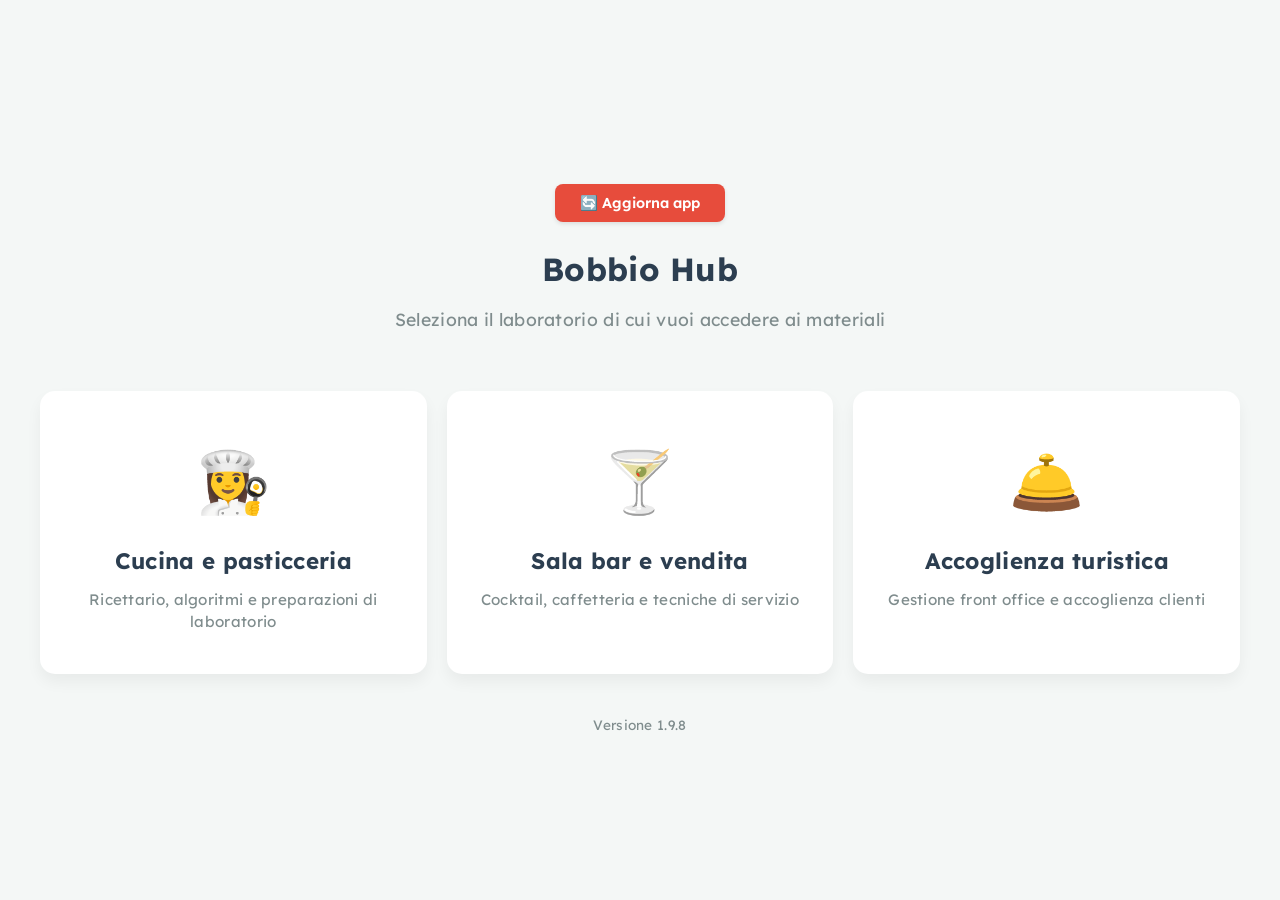
<file: index.html>
<!DOCTYPE html>
<html lang="it">
<head>
    <meta charset="UTF-8">
    <meta name="viewport" content="width=device-width, initial-scale=1.0">
    <title>Bobbio Hub</title>
    <link rel="manifest" href="manifest.json">
    <meta name="theme-color" content="#2c3e50">
    <link href="https://fonts.googleapis.com/css2?family=Lexend:wght@300;400;600&display=swap" rel="stylesheet">
    <link rel="stylesheet" href="css/style.css?v=3.1">
</head>
<body class="body-hub">
    <header class="header-hub">
        <div style="text-align: center; margin-top: 40px;">
            <button id="btn-aggiorna-app" class="tasto-app tasto-rosso" onclick="forzaAggiornamentoApp()" style="padding: 10px 25px; display: inline-block; max-width: 250px;">🔄 Aggiorna app</button>
        </div>

        <script src="js/hub.js?v=2.0"></script>

        <h1>Bobbio Hub</h1>
        <p>Seleziona il laboratorio di cui vuoi accedere ai materiali</p>
    </header>

    <main>
        <div class="griglia-hub">
            <a href="enog.html" class="card-hub card-enog">
                <div class="icona-hub">👩‍🍳</div>
                <h2>Cucina e pasticceria</h2>
                <p>Ricettario, algoritmi e preparazioni di laboratorio</p>
            </a>

            <a href="sala.html" class="card-hub card-sala">
                <div class="icona-hub">🍸</div>
                <h2>Sala bar e vendita</h2>
                <p>Cocktail, caffetteria e tecniche di servizio</p>
            </a>

            <a href="accoglienza.html" class="card-hub card-accoglienza">
                <div class="icona-hub">🛎️</div>
                <h2>Accoglienza turistica</h2>
                <p>Gestione front office e accoglienza clienti</p>
            </a>
        </div>
    </main>
    
    <div style="text-align: center; margin-top: 40px; margin-bottom: 20px; font-size: 0.85em; color: #7f8c8d; font-family: 'Lexend', sans-serif;">
        Versione 1.9.8
    </div>
</body>
</html>
</file>
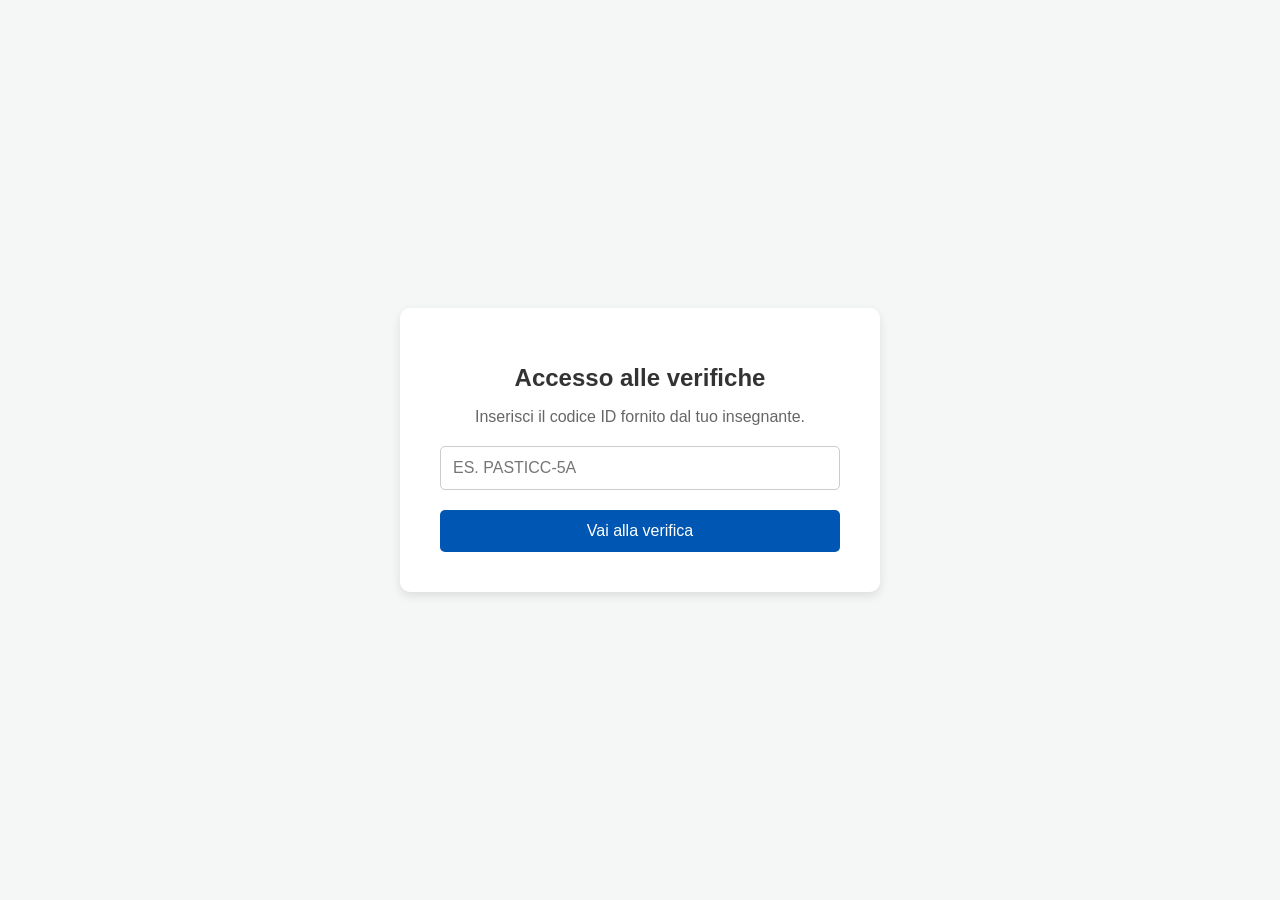
<file: portale-verifiche/index.html>
<!DOCTYPE html>
<html lang="it">
<head>
    <meta charset="UTF-8">
    <meta name="viewport" content="width=device-width, initial-scale=1.0">
    <title>Portale verifiche - Norberto Bobbio</title>
    <style>
        body {
            font-family: 'Segoe UI', Tahoma, Geneva, Verdana, sans-serif;
            background-color: #f4f7f6;
            display: flex;
            flex-direction: column;
            align-items: center;
            justify-content: center;
            height: 100vh;
            margin: 0;
        }
        .container {
            background: white;
            padding: 40px;
            border-radius: 10px;
            box-shadow: 0 4px 10px rgba(0,0,0,0.1);
            text-align: center;
            max-width: 400px;
            width: 90%;
        }
        h1 { color: #333; font-size: 24px; margin-bottom: 10px; }
        p { color: #666; margin-bottom: 20px; }
        input {
            width: 100%;
            padding: 12px;
            margin-bottom: 20px;
            border: 1px solid #ccc;
            border-radius: 5px;
            font-size: 16px;
            box-sizing: border-box;
            text-transform: uppercase;
        }
        button {
            background-color: #0056b3;
            color: white;
            border: none;
            padding: 12px 20px;
            font-size: 16px;
            border-radius: 5px;
            cursor: pointer;
            width: 100%;
            transition: background 0.3s;
        }
        button:hover { background-color: #004494; }
        #messaggioErrore {
            color: #d9534f;
            margin-top: 15px;
            font-weight: bold;
            display: none;
        }
    </style>
</head>
<body>

    <div class="container">
        <h1>Accesso alle verifiche</h1>
        <p>Inserisci il codice ID fornito dal tuo insegnante.</p>
        
        <input type="text" id="codiceVerifica" placeholder="Es. PASTICC-5A" autocomplete="off">
        <button onclick="accediAllaVerifica()">Vai alla verifica</button>
        
        <p id="messaggioErrore">Codice non valido o non trovato. Riprova.</p>
    </div>

<script>
    async function accediAllaVerifica() {
        const inputId = document.getElementById('codiceVerifica').value.trim().toUpperCase();
        const messaggioErrore = document.getElementById('messaggioErrore');
        
        if (!inputId) return;

        try {
            // Inserisci sempre qui il tuo link CSV
            const csvUrl = 'INCOLLA_QUI_IL_TUO_LINK_CSV';
            const response = await fetch(csvUrl);
            const csvText = await response.text();

            // La trappola: controlliamo se ci è arrivata una pagina HTML di blocco invece del CSV
            if (csvText.toLowerCase().includes("<html")) {
                messaggioErrore.textContent = "Errore di rete: il sistema sta bloccando il database (ricevuta pagina HTML).";
                messaggioErrore.style.display = 'block';
                return;
            }

            const righe = csvText.split('\n');
            let database = {};

            for (let i = 1; i < righe.length; i++) {
                const colonne = righe[i].split(/,|;/);
                if (colonne.length >= 4 && colonne[2] && colonne[3]) {
                    const id = colonne[2].replace(/"/g, '').trim().toUpperCase();
                    const link = colonne[3].replace(/"/g, '').trim();
                    database[id] = link;
                }
            }

            if (database[inputId]) {
                window.location.href = database[inputId];
            } else {
                messaggioErrore.textContent = "Codice non valido o non trovato. Riprova.";
                messaggioErrore.style.display = 'block';
            }
        } catch (error) {
            messaggioErrore.textContent = "Errore fatale di connessione al database.";
            messaggioErrore.style.display = 'block';
        }
    }
</script>

</body>
</html>
</file>
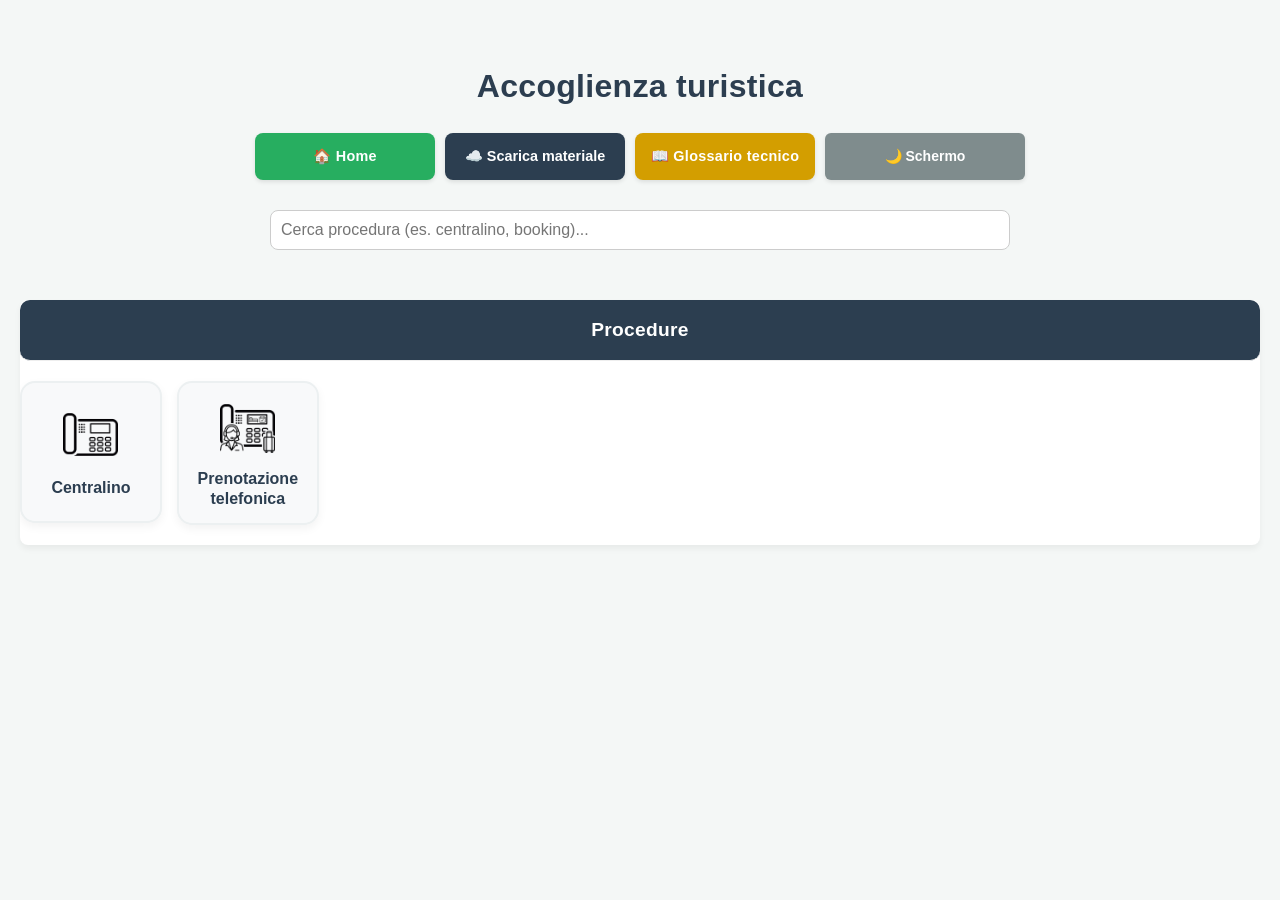
<file: accoglienza.html>
<!DOCTYPE html>
<html lang="it">
<head>
    <meta charset="UTF-8">
    <meta name="viewport" content="width=device-width, initial-scale=1.0, maximum-scale=1.0, user-scalable=no">
    <title>Laboratorio di accoglienza</title>
    <link rel="stylesheet" href="css/style.css?v=2.7">
</head>
<body class="body-accoglienza"> 
    
    <header style="text-align: center; padding: 20px 0;">
        <h1>Accoglienza turistica</h1>
        
        <div id="pannello-controllo" style="display: flex; flex-direction: column; align-items: center; gap: 15px; width: 100%; max-width: 800px; margin: 0 auto;">
            
            <div class="gruppo-tasti-app" style="display: flex; gap: 10px; justify-content: center; flex-wrap: wrap; width: 100%;">
                <a href="index.html" class="tasto-app tasto-home" style="text-decoration: none; display: flex; align-items: center; justify-content: center;">🏠 Home</a>
                
                <button id="btn-sync" class="tasto-app" onclick="window.location.reload(true)">☁️ Scarica materiale</button>
                
                <a href="glossario_accoglienza.html" class="tasto-app" style="background-color: #d39e00; color: white; text-decoration: none; display: flex; align-items: center; justify-content: center;">📖 Glossario tecnico</a>
                
                <button id="btn-wake-lock" class="tasto-app">🌙 Schermo</button>
            </div>

            <div style="width: 100%; padding: 0 15px; box-sizing: border-box;">
                <input type="text" id="campo-ricerca" placeholder="Cerca procedura (es. centralino, booking)..." style="width: 100%; box-sizing: border-box; padding: 10px; border-radius: 8px; border: 1px solid #ccc; font-size: 16px;">
            </div>

        </div>
    </header>

    <main class="contenitore-principale">
        <div id="griglia-menu">
            <p style="text-align: center;">Caricamento procedure in corso...</p>
        </div>

        <div id="vista-ricetta" style="display: none;">
            <div class="intestazione-ricetta">
                <h2 id="titolo-ricetta-corrente">Nome procedura</h2>
                <div class="comandi-ricetta">
                    <button class="tasto-app tasto-secondario" onclick="chiudiAlgoritmo()">Torna alle procedure</button>
                </div>
            </div>

            <div id="plancia-doppia">
                <div id="pannello-ingredienti">
                    <h3>Frasi chiave (Il gobbo)</h3>
                    <ul id="lista-gobbo" class="lista-stile-gobbo"></ul>
                </div>

                <div id="pannello-testo">
                    <div id="lista-procedimento"></div>
                </div>
            </div>
        </div>
    </main>

    <script src="js/accoglienza.js?v=2.7"></script>
</body>
</html>
</file>
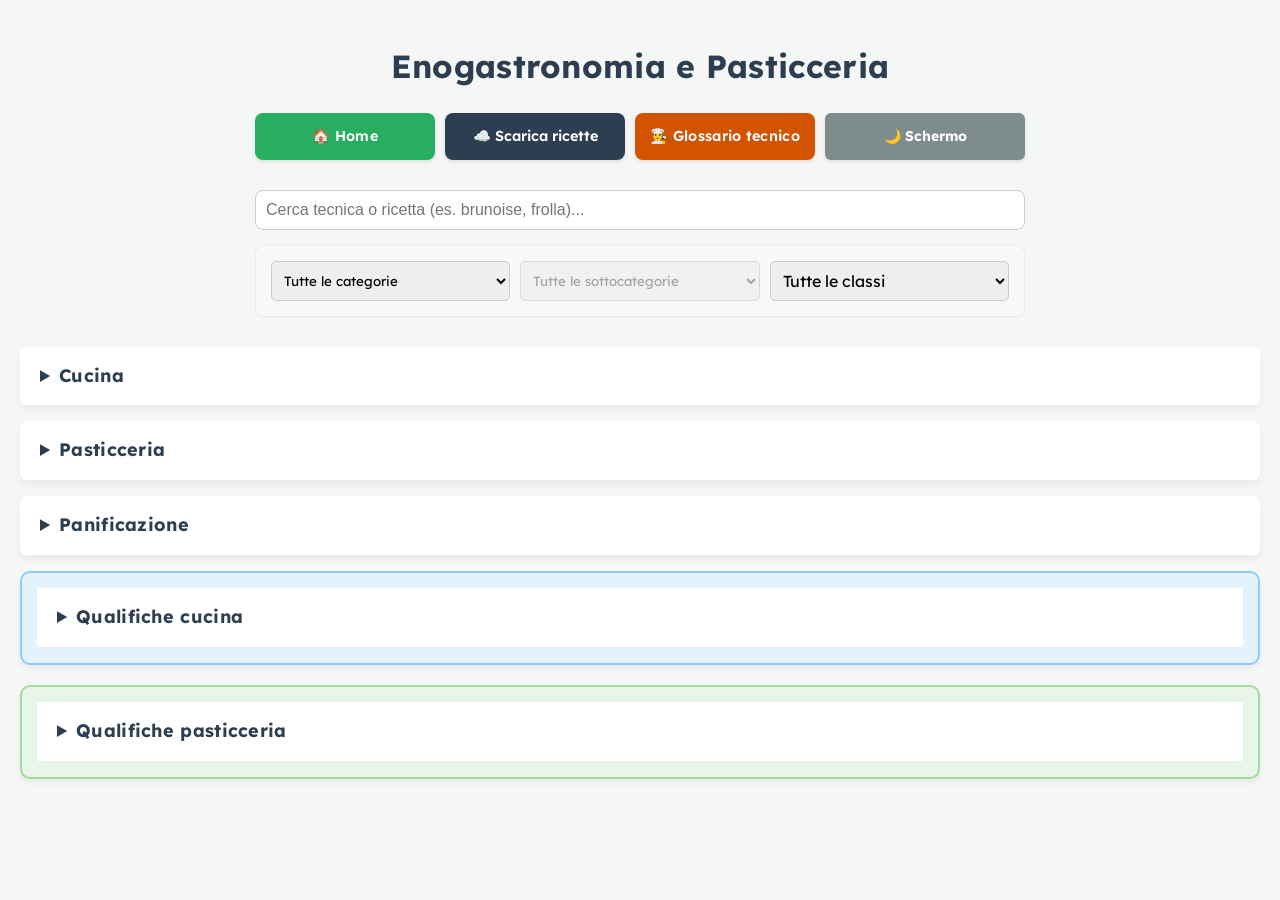
<file: enog.html>
<!DOCTYPE html>
<html lang="it">
<head>
    <meta charset="UTF-8">
    <meta name="viewport" content="width=device-width, initial-scale=1.0">
    <title>Lab Enogastronomia/Pasticceria - Bobbio Hub</title>
    <link rel="manifest" href="manifest.json">
    <meta name="theme-color" content="#2c3e50">
    <link href="https://fonts.googleapis.com/css2?family=Lexend:wght@300;400;600&display=swap" rel="stylesheet">
    <link rel="stylesheet" href="css/style.css?v=2.4">
</head>
<body>
    <header>
        <h1>Enogastronomia e Pasticceria</h1>
        
        <div id="pannello-controllo" style="display: flex; flex-direction: column; align-items: center; gap: 15px; width: 100%; max-width: 800px; margin: 0 auto;">
            
           <div class="gruppo-tasti-app">
    <a href="index.html" class="tasto-app tasto-home" style="text-decoration: none; display: flex; align-items: center; justify-content: center;">🏠 Home</a>
    
    <button id="btn-sync" class="tasto-app" onclick="sincronizzaRicetteOffline()">☁️ Scarica ricette</button>
    
    <a href="glossario_cucina.html" class="tasto-app" style="background-color: #d35400; color: white; text-decoration: none; display: flex; align-items: center; justify-content: center;">👨‍🍳 Glossario tecnico</a>
    
    <button id="btn-wake-lock" class="tasto-app">🌙 Schermo</button>
</div>

            <div style="width: 100%;">
                <input type="text" id="campo-ricerca" placeholder="Cerca tecnica o ricetta (es. brunoise, frolla)..." style="width: 100%; box-sizing: border-box; padding: 10px; border-radius: 8px; border: 1px solid #ccc;">
            </div>

            <div id="pannello-filtri" style="display: flex; flex-wrap: wrap; gap: 10px; justify-content: center; width: 100%; background: #f8f9fa; padding: 15px; border-radius: 8px; border: 1px solid #e9ecef; box-sizing: border-box;">
                
                <select id="filtro-categoria" style="flex: 1; min-width: 150px; padding: 8px; border-radius: 5px; border: 1px solid #ccc; font-family: 'Lexend', sans-serif;">
                    <option value="">Tutte le categorie</option>
                    <option value="cucina">Cucina</option>
                    <option value="pasticceria">Pasticceria</option>
                    <option value="panificazione">Panificazione</option>
                    <option value="qualifiche_cucina">Qualifiche cucina</option>
                    <option value="qualifiche_pasticceria">Qualifiche pasticceria</option>
                </select>

                <select id="filtro-sottocategoria" style="flex: 1; min-width: 150px; padding: 8px; border-radius: 5px; border: 1px solid #ccc; font-family: 'Lexend', sans-serif;" disabled>
                    <option value="">Tutte le sottocategorie</option>
                </select>

                <select id="filtro-anno" style="flex: 1; min-width: 150px; padding: 8px; border-radius: 5px; border: 1px solid #ccc; font-family: 'Lexend', sans-serif;">
                    <option value="">Tutte le classi</option>
                    <option value="1">Classe 1ª</option>
                    <option value="2">Classe 2ª</option>
                    <option value="3">Classe 3ª</option>
                    <option value="4">Classe 4ª</option>
                    <option value="5">Classe 5ª</option>
                </select>

            </div>
        </div>
    </header>

    <main>
        <section id="griglia-menu"></section>

        <section id="vista-ricetta" style="display: none;">
            <div id="testata-ricetta">
                <button id="pulsante-indietro" onclick="chiudiAlgoritmo()">Torna al lab</button>
                <h2 id="titolo-ricetta-corrente"></h2>
                <div id="pulsanti-esportazione" style="margin-bottom: 15px; display: flex; gap: 10px;">
                    <button class="btn-stampa" onclick="window.print()" style="background-color: #34495e; color: white; border: none; padding: 8px 15px; border-radius: 5px; cursor: pointer;">🖨️ Salva/Stampa in PDF</button>
                    <button class="btn-stampa" onclick="esportaWord()" style="background-color: #2980b9; color: white; border: none; padding: 8px 15px; border-radius: 5px; cursor: pointer;">📄 Scarica in Word</button>
                </div>
                <button id="pulsante-toggle-vista" onclick="cambiaVista()">Mostra algoritmo</button>
            </div>
            
            <div id="plancia-doppia">
                <div id="pannello-testo">
                    <h3>Ingredienti</h3>
                    <ul id="lista-ingredienti"></ul>
                    <h3>Procedimento</h3>
                    <div id="lista-procedimento"></div>
                </div>
                <div id="pannello-algoritmo"></div>
            </div>
        </section>
    </main>

    <script src="js/app.js?v=2.2"></script>
</body>
</html>
</file>
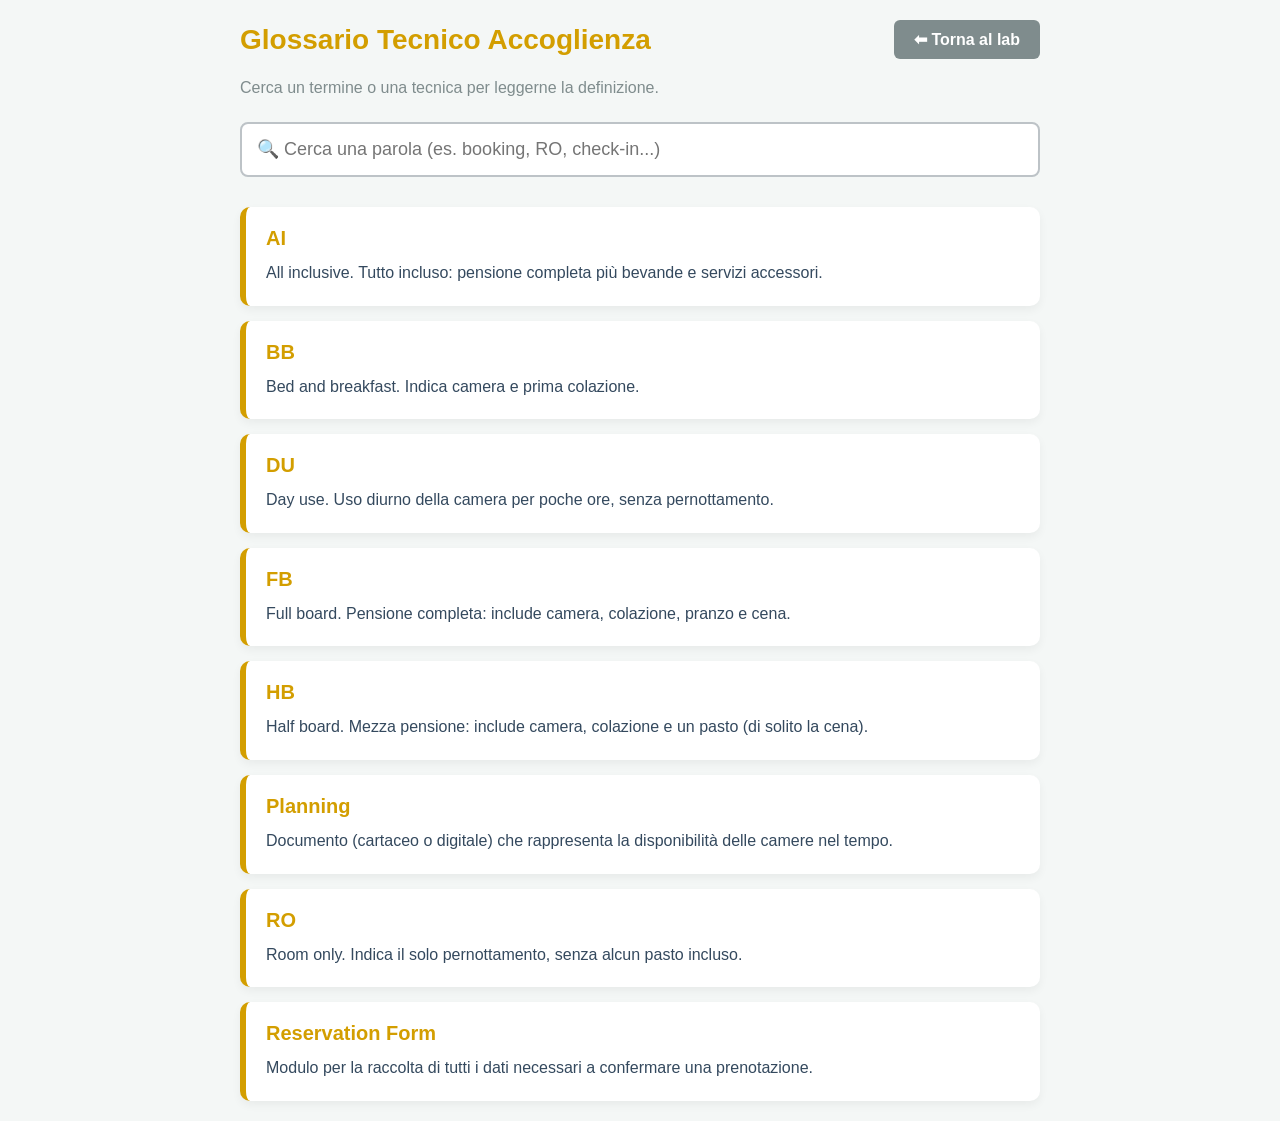
<file: glossario_accoglienza.html>
<!DOCTYPE html>
<html lang="it">
<head>
    <meta charset="UTF-8">
    <meta name="viewport" content="width=device-width, initial-scale=1.0">
    <title>Glossario Accoglienza Turistica</title>
    <style>
        body { font-family: 'Segoe UI', Tahoma, Geneva, Verdana, sans-serif; background-color: #f4f7f6; color: #2c3e50; margin: 0; padding: 20px; }
        .contenitore-glossario { max-width: 800px; margin: 0 auto; }
        .header-glossario { display: flex; align-items: center; justify-content: space-between; margin-bottom: 20px; flex-wrap: wrap; gap: 15px; }
        h1 { color: #d39e00; margin: 0; font-size: 28px; } /* Colore Oro Accoglienza */
        .btn-indietro { background-color: #7f8c8d; color: white; text-decoration: none; padding: 10px 20px; border-radius: 6px; font-weight: bold; transition: background 0.3s; }
        .btn-indietro:hover { background-color: #95a5a6; }
        .barra-ricerca { width: 100%; padding: 15px; font-size: 18px; border: 2px solid #bdc3c7; border-radius: 8px; box-sizing: border-box; margin-bottom: 30px; outline: none; transition: border-color 0.3s; }
        .barra-ricerca:focus { border-color: #d39e00; } /* Focus Oro */
        .lista-termini { display: flex; flex-direction: column; gap: 15px; }
        .scheda-termine { background-color: white; padding: 20px; border-radius: 10px; box-shadow: 0 4px 10px rgba(0,0,0,0.05); border-left: 6px solid #d39e00; } /* Bordo Oro */
        .titolo-termine { margin-top: 0; margin-bottom: 10px; color: #d39e00; text-transform: capitalize; font-size: 20px; } /* Titolo Oro */
        .testo-termine { margin: 0; line-height: 1.6; color: #34495e; font-size: 16px; }
        .messaggio-vuoto { text-align: center; color: #7f8c8d; font-style: italic; padding: 20px; display: none; }
    </style>
</head>
<body>

<div class="contenitore-glossario">
    <div class="header-glossario">
        <h1>Glossario Tecnico Accoglienza</h1>
        <a href="accoglienza.html" class="btn-indietro">⬅ Torna al lab</a>
    </div>

    <p style="color: #7f8c8d; margin-bottom: 25px;">Cerca un termine o una tecnica per leggerne la definizione.</p>

    <input type="text" id="cerca-termine" class="barra-ricerca" placeholder="🔍 Cerca una parola (es. booking, RO, check-in...)">

    <div id="lista-termini" class="lista-termini"></div>
    <div id="messaggio-vuoto" class="messaggio-vuoto">Nessun termine trovato. Prova con un'altra parola.</div>
</div>

<script>
    let dizionario = {};

    async function caricaDati() {
        try {
            // Assicurati che il percorso del file JSON corrisponda a quello che hai creato!
            const response = await fetch('data/accoglienza/glossario-accoglienza.json?v=' + new Date().getTime());
            if (!response.ok) throw new Error("File non trovato");
            dizionario = await response.json();
            stampaTermini('');
        } catch (error) {
            document.getElementById('lista-termini').innerHTML = '<p style="color:red;">Errore nel caricamento del glossario.</p>';
            console.error(error);
        }
    }

    function stampaTermini(filtroTesto) {
        const contenitore = document.getElementById('lista-termini');
        const msgVuoto = document.getElementById('messaggio-vuoto');
        contenitore.innerHTML = '';
        
        let trovati = 0;
        const query = filtroTesto.toLowerCase().trim();

        Object.keys(dizionario).sort().forEach(parola => {
            const definizione = dizionario[parola];
            if (parola.toLowerCase().includes(query) || definizione.toLowerCase().includes(query)) {
                const scheda = document.createElement('div');
                scheda.className = 'scheda-termine';
                scheda.innerHTML = `
                    <h2 class="titolo-termine">${parola}</h2>
                    <p class="testo-termine">${definizione}</p>
                `;
                contenitore.appendChild(scheda);
                trovati++;
            }
        });

        if (trovati === 0) msgVuoto.style.display = 'block';
        else msgVuoto.style.display = 'none';
    }

    document.getElementById('cerca-termine').addEventListener('input', (e) => stampaTermini(e.target.value));
    caricaDati();
</script>

</body>
</html>
</file>
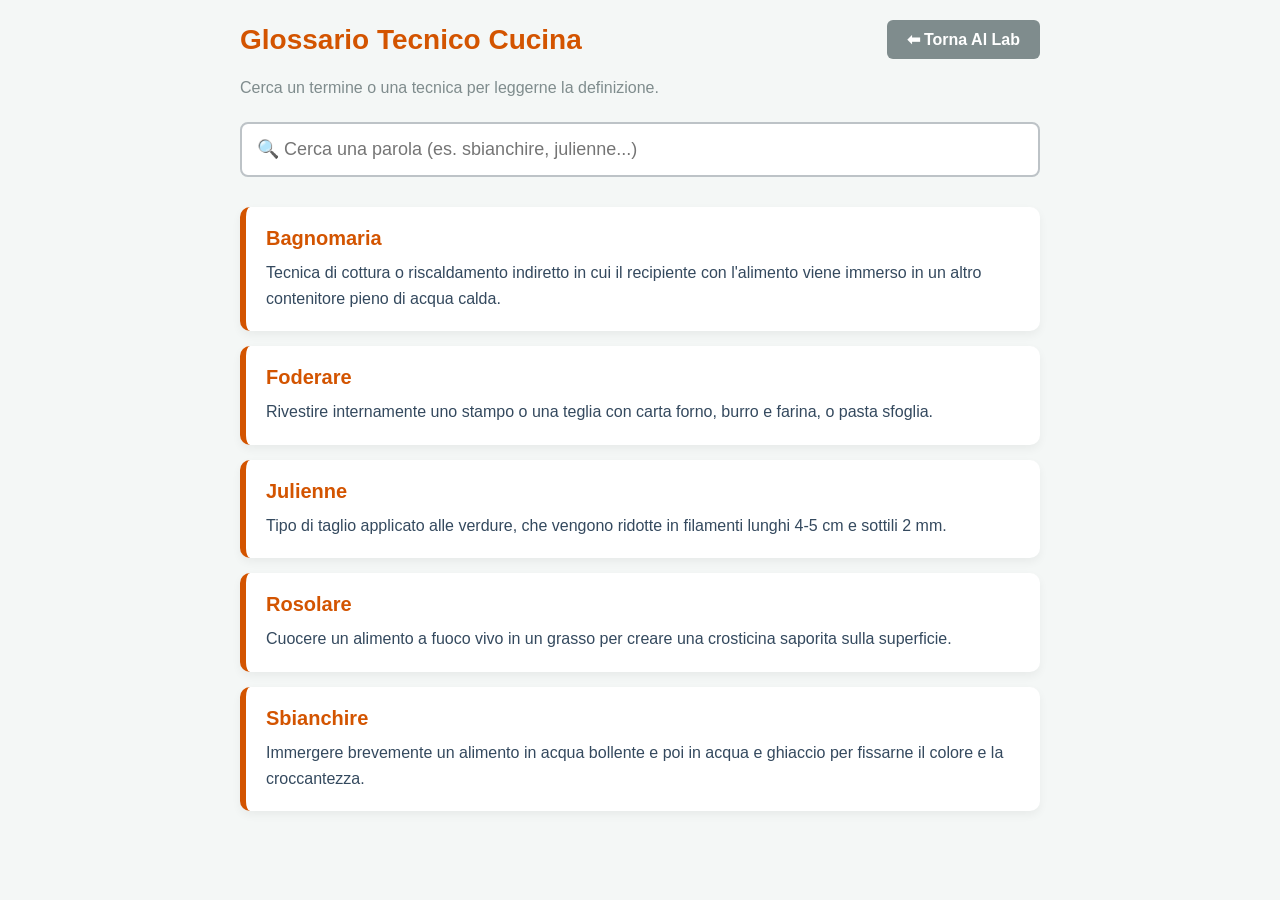
<file: glossario_cucina.html>
<!DOCTYPE html>
<html lang="it">
<head>
    <meta charset="UTF-8">
    <meta name="viewport" content="width=device-width, initial-scale=1.0">
    <title>Glossario Cucina</title>
    <style>
        body { font-family: 'Segoe UI', Tahoma, Geneva, Verdana, sans-serif; background-color: #f4f7f6; color: #2c3e50; margin: 0; padding: 20px; }
        .contenitore-glossario { max-width: 800px; margin: 0 auto; }
        .header-glossario { display: flex; align-items: center; justify-content: space-between; margin-bottom: 20px; flex-wrap: wrap; gap: 15px; }
        h1 { color: #d35400; margin: 0; font-size: 28px; }
        .btn-indietro { background-color: #7f8c8d; color: white; text-decoration: none; padding: 10px 20px; border-radius: 6px; font-weight: bold; transition: background 0.3s; }
        .btn-indietro:hover { background-color: #95a5a6; }
        .barra-ricerca { width: 100%; padding: 15px; font-size: 18px; border: 2px solid #bdc3c7; border-radius: 8px; box-sizing: border-box; margin-bottom: 30px; outline: none; transition: border-color 0.3s; }
        .barra-ricerca:focus { border-color: #d35400; }
        .lista-termini { display: flex; flex-direction: column; gap: 15px; }
        .scheda-termine { background-color: white; padding: 20px; border-radius: 10px; box-shadow: 0 4px 10px rgba(0,0,0,0.05); border-left: 6px solid #d35400; }
        .titolo-termine { margin-top: 0; margin-bottom: 10px; color: #d35400; text-transform: capitalize; font-size: 20px; }
        .testo-termine { margin: 0; line-height: 1.6; color: #34495e; font-size: 16px; }
        .messaggio-vuoto { text-align: center; color: #7f8c8d; font-style: italic; padding: 20px; display: none; }
    </style>
</head>
<body>

<div class="contenitore-glossario">
    <div class="header-glossario">
        <h1>Glossario Tecnico Cucina</h1>
        <a href="enog.html" class="btn-indietro">⬅ Torna Al Lab</a>
    </div>

    <p style="color: #7f8c8d; margin-bottom: 25px;">Cerca un termine o una tecnica per leggerne la definizione.</p>

    <input type="text" id="cerca-termine" class="barra-ricerca" placeholder="🔍 Cerca una parola (es. sbianchire, julienne...)">

    <div id="lista-termini" class="lista-termini"></div>
    <div id="messaggio-vuoto" class="messaggio-vuoto">Nessun termine trovato. Prova con un'altra parola.</div>
</div>

<script>
    let dizionario = {};

    async function caricaDati() {
        try {
            const response = await fetch('data/ricette/glossario_cucina.json?v=' + new Date().getTime());
            if (!response.ok) throw new Error("File non trovato");
            dizionario = await response.json();
            stampaTermini('');
        } catch (error) {
            document.getElementById('lista-termini').innerHTML = '<p style="color:red;">Errore nel caricamento del glossario.</p>';
            console.error(error);
        }
    }

    function stampaTermini(filtroTesto) {
        const contenitore = document.getElementById('lista-termini');
        const msgVuoto = document.getElementById('messaggio-vuoto');
        contenitore.innerHTML = '';
        
        let trovati = 0;
        const query = filtroTesto.toLowerCase().trim();

        Object.keys(dizionario).sort().forEach(parola => {
            const definizione = dizionario[parola];
            if (parola.toLowerCase().includes(query) || definizione.toLowerCase().includes(query)) {
                const scheda = document.createElement('div');
                scheda.className = 'scheda-termine';
                scheda.innerHTML = `
                    <h2 class="titolo-termine">${parola}</h2>
                    <p class="testo-termine">${definizione}</p>
                `;
                contenitore.appendChild(scheda);
                trovati++;
            }
        });

        if (trovati === 0) msgVuoto.style.display = 'block';
        else msgVuoto.style.display = 'none';
    }

    document.getElementById('cerca-termine').addEventListener('input', (e) => stampaTermini(e.target.value));
    caricaDati();
</script>

</body>
</html>
</file>
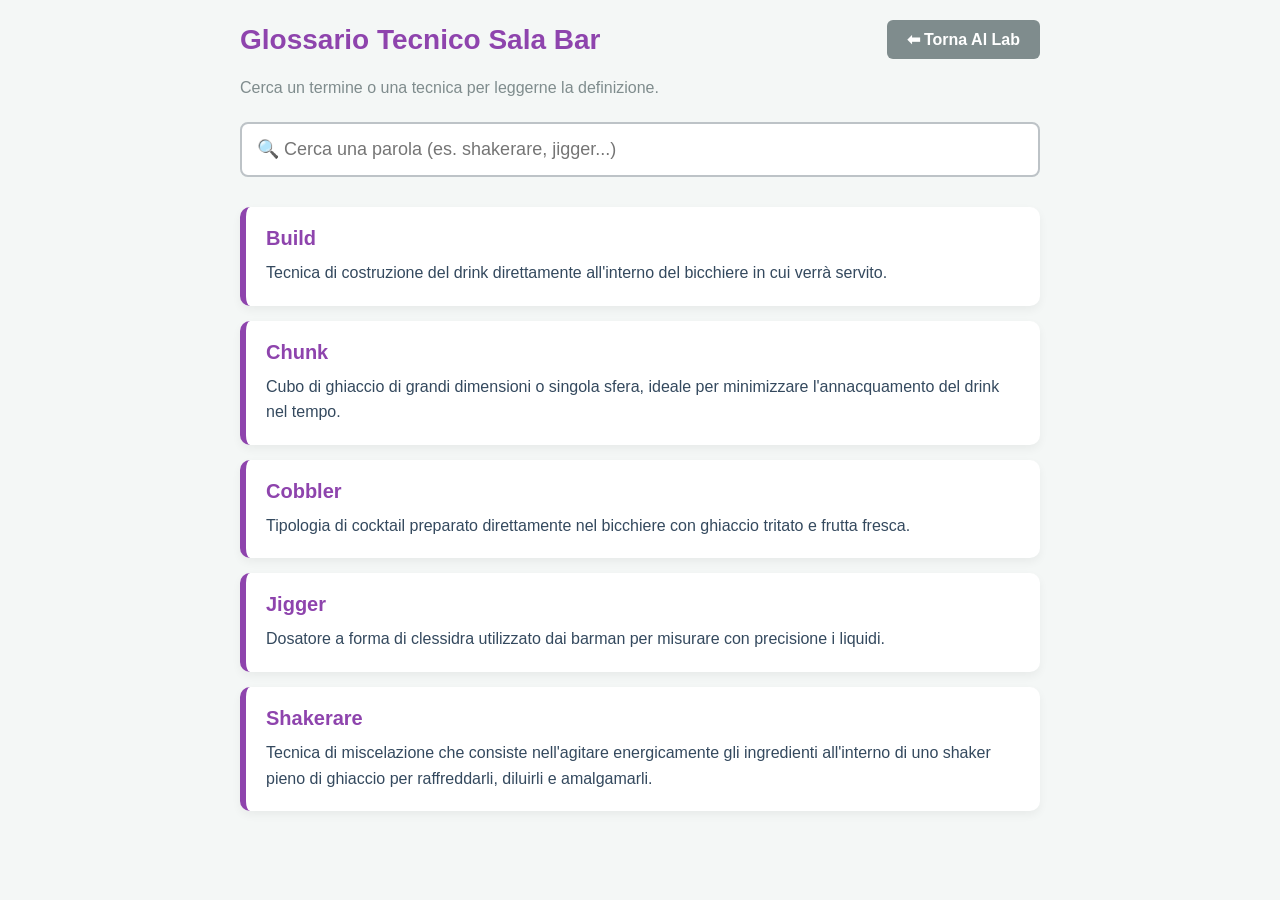
<file: glossario_sala.html>
<!DOCTYPE html>
<html lang="it">
<head>
    <meta charset="UTF-8">
    <meta name="viewport" content="width=device-width, initial-scale=1.0">
    <title>Glossario Sala Bar</title>
    <style>
        body {
            font-family: 'Segoe UI', Tahoma, Geneva, Verdana, sans-serif;
            background-color: #f4f7f6;
            color: #2c3e50;
            margin: 0;
            padding: 20px;
        }
        .contenitore-glossario {
            max-width: 800px;
            margin: 0 auto;
        }
        .header-glossario {
            display: flex;
            align-items: center;
            justify-content: space-between;
            margin-bottom: 20px;
            flex-wrap: wrap;
            gap: 15px;
        }
        h1 {
            color: #8e44ad;
            margin: 0;
            font-size: 28px;
        }
        .btn-indietro {
            background-color: #7f8c8d;
            color: white;
            text-decoration: none;
            padding: 10px 20px;
            border-radius: 6px;
            font-weight: bold;
            transition: background 0.3s;
        }
        .btn-indietro:hover {
            background-color: #95a5a6;
        }
        
        /* Barra di ricerca */
        .barra-ricerca {
            width: 100%;
            padding: 15px;
            font-size: 18px;
            border: 2px solid #bdc3c7;
            border-radius: 8px;
            box-sizing: border-box;
            margin-bottom: 30px;
            outline: none;
            transition: border-color 0.3s;
        }
        .barra-ricerca:focus {
            border-color: #8e44ad;
        }

        /* Stile delle schede */
        .lista-termini {
            display: flex;
            flex-direction: column;
            gap: 15px;
        }
        .scheda-termine {
            background-color: white;
            padding: 20px;
            border-radius: 10px;
            box-shadow: 0 4px 10px rgba(0,0,0,0.05);
            border-left: 6px solid #8e44ad;
        }
        .titolo-termine {
            margin-top: 0;
            margin-bottom: 10px;
            color: #8e44ad;
            text-transform: capitalize;
            font-size: 20px;
        }
        .testo-termine {
            margin: 0;
            line-height: 1.6;
            color: #34495e;
            font-size: 16px;
        }
        .messaggio-vuoto {
            text-align: center;
            color: #7f8c8d;
            font-style: italic;
            padding: 20px;
            display: none;
        }
    </style>
</head>
<body>

<div class="contenitore-glossario">
    <div class="header-glossario">
        <h1>Glossario Tecnico Sala Bar</h1>
        <a href="sala.html" class="btn-indietro">⬅ Torna Al Lab</a>
    </div>

    <p style="color: #7f8c8d; margin-bottom: 25px;">Cerca un termine o una tecnica per leggerne la definizione.</p>

    <input type="text" id="cerca-termine" class="barra-ricerca" placeholder="🔍 Cerca una parola (es. shakerare, jigger...)">

    <div id="lista-termini" class="lista-termini">
        </div>
    <div id="messaggio-vuoto" class="messaggio-vuoto">
        Nessun termine trovato. Prova con un'altra parola.
    </div>
</div>

<script>
    let dizionario = {};

    // 1. Scarica i dati dal file JSON
    async function caricaDati() {
        try {
            // Aggiungiamo un parametro v per evitare problemi di cache sul cellulare
            const response = await fetch('data/sala/glossario_sala.json?v=' + new Date().getTime());
            if (!response.ok) throw new Error("File non trovato");
            dizionario = await response.json();
            stampaTermini(''); // Stampa tutto all'inizio
        } catch (error) {
            document.getElementById('lista-termini').innerHTML = '<p style="color:red;">Errore nel caricamento del glossario.</p>';
            console.error(error);
        }
    }

    // 2. Genera le schede HTML
    function stampaTermini(filtroTesto) {
        const contenitore = document.getElementById('lista-termini');
        const msgVuoto = document.getElementById('messaggio-vuoto');
        contenitore.innerHTML = '';
        
        let trovati = 0;
        const query = filtroTesto.toLowerCase().trim();

        // Estrae le parole, le mette in ordine alfabetico e crea le schede
        Object.keys(dizionario).sort().forEach(parola => {
            const definizione = dizionario[parola];
            
            // Filtro di ricerca (cerca sia nel titolo che nella definizione)
            if (parola.toLowerCase().includes(query) || definizione.toLowerCase().includes(query)) {
                
                const scheda = document.createElement('div');
                scheda.className = 'scheda-termine';
                scheda.innerHTML = `
                    <h2 class="titolo-termine">${parola}</h2>
                    <p class="testo-termine">${definizione}</p>
                `;
                contenitore.appendChild(scheda);
                trovati++;
            }
        });

        // Mostra o nasconde il messaggio "Nessun termine trovato"
        if (trovati === 0) {
            msgVuoto.style.display = 'block';
        } else {
            msgVuoto.style.display = 'none';
        }
    }

    // 3. Ascolta la barra di ricerca
    document.getElementById('cerca-termine').addEventListener('input', (e) => {
        stampaTermini(e.target.value);
    });

    // Avvia tutto all'apertura
    caricaDati();
</script>

</body>
</html>
</file>
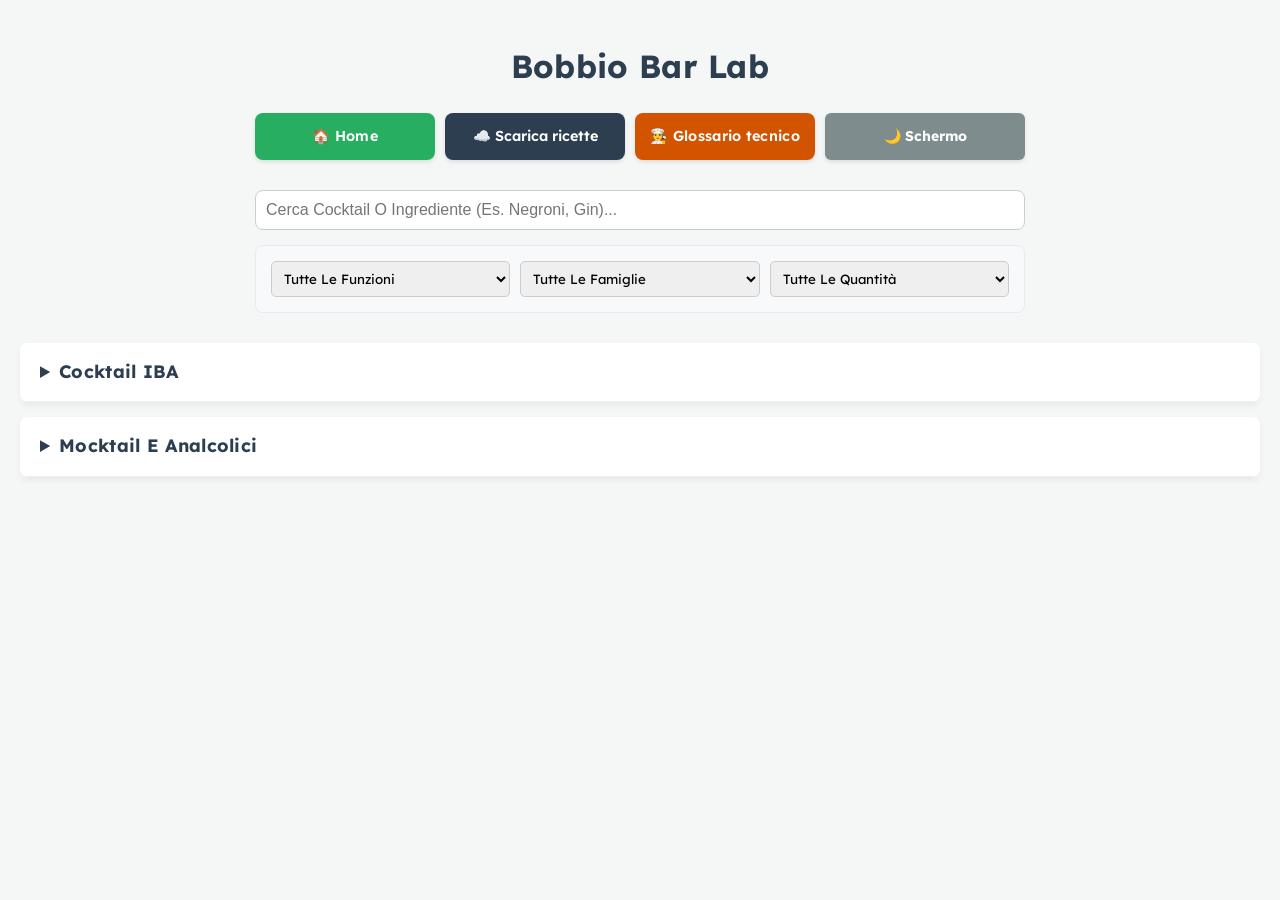
<file: sala.html>
<!DOCTYPE html>
<html lang="it">
<head>
    <meta charset="UTF-8">
    <meta name="viewport" content="width=device-width, initial-scale=1.0">
    <title>Lab Sala E Vendita - Bobbio Hub</title>
    <link rel="manifest" href="manifest.json">
    <meta name="theme-color" content="#2c3e50">
    <link href="https://fonts.googleapis.com/css2?family=Lexend:wght@300;400;600&display=swap" rel="stylesheet">
    <link rel="stylesheet" href="css/style.css?v=2.1">
</head>
<body>
    <header>
        <h1>Bobbio Bar Lab</h1>
        
        <div id="pannello-controllo" style="display: flex; flex-direction: column; align-items: center; gap: 15px; width: 100%; max-width: 800px; margin: 0 auto;">
            
            <div class="gruppo-tasti-app">
    <a href="index.html" class="tasto-app tasto-home" style="text-decoration: none; display: flex; align-items: center; justify-content: center;">🏠 Home</a>
    
    <button id="btn-sync" class="tasto-app" onclick="sincronizzaRicetteOffline()">☁️ Scarica ricette</button>
    
    <a href="glossario_sala.html" class="tasto-app" style="background-color: #d35400; color: white; text-decoration: none; display: flex; align-items: center; justify-content: center;">👨‍🍳 Glossario tecnico</a>
    
    <button id="btn-wake-lock" class="tasto-app">🌙 Schermo</button>
</div>

            <div style="width: 100%;">
                <input type="text" id="campo-ricerca" placeholder="Cerca Cocktail O Ingrediente (Es. Negroni, Gin)..." style="width: 100%; box-sizing: border-box; padding: 10px; border-radius: 8px; border: 1px solid #ccc;">
            </div>

            <div id="pannello-filtri" style="display: flex; flex-wrap: wrap; gap: 10px; justify-content: center; width: 100%; background: #f8f9fa; padding: 15px; border-radius: 8px; border: 1px solid #e9ecef; box-sizing: border-box;">
                
                <select id="filtro-funzione" style="flex: 1; min-width: 150px; padding: 8px; border-radius: 5px; border: 1px solid #ccc; font-family: 'Lexend', sans-serif;">
                    <option value="">Tutte Le Funzioni</option>
                    <option value="pre-dinner">Pre-Dinner (Aperitivi)</option>
                    <option value="after-dinner">After-Dinner</option>
                    <option value="all-day">All Day (All Time)</option>
                    <option value="dissetanti">Long Drink (Dissetanti)</option>
                </select>

                <select id="filtro-famiglia" style="flex: 1; min-width: 150px; padding: 8px; border-radius: 5px; border: 1px solid #ccc; font-family: 'Lexend', sans-serif;">
                    <option value="">Tutte Le Famiglie</option>
                <option value="ancestral">Ancestral (Old fashioned)</option>
                <option value="duo-trio">Duo / Trio</option>
                <option value="sour">Sour</option>
                <option value="highball-collins">Highball / Collins</option>
                <option value="sparkling">Sparkling (Flûte)</option>
                <option value="pestati">Pestati (Muddled)</option>
                <option value="tiki-tropical">Tiki / Tropical</option>
                <option value="cream">Cream / Dessert</option>
                <option value="frozen">Frozen</option>
                <option value="fizz">Fizz</option>
                </select>

                <select id="filtro-quantita" style="flex: 1; min-width: 150px; padding: 8px; border-radius: 5px; border: 1px solid #ccc; font-family: 'Lexend', sans-serif;">
                    <option value="">Tutte Le Quantità</option>
                    <option value="short">Short Drink (6-9 Cl)</option>
                    <option value="medium">Medium Drink (10-12 Cl)</option>
                    <option value="long">Long Drink (Oltre 12 Cl)</option>
                </select>

            </div>
        </div>
    </header>

    <main>
        <section id="griglia-menu"></section>

        <section id="vista-ricetta" style="display: none;">
            <div id="testata-ricetta">
                <button id="pulsante-indietro" onclick="chiudiAlgoritmo()">Torna al Lab</button>
                <h2 id="titolo-ricetta-corrente"></h2>
                <div id="pulsanti-esportazione" style="margin-bottom: 15px; display: flex; gap: 10px;">
                    <button class="btn-stampa" onclick="window.print()" style="background-color: #34495e; color: white; border: none; padding: 8px 15px; border-radius: 5px; cursor: pointer;">🖨️ Salva/Stampa In PDF</button>
                    <button class="btn-stampa" onclick="esportaWord()" style="background-color: #2980b9; color: white; border: none; padding: 8px 15px; border-radius: 5px; cursor: pointer;">📄 Scarica In Word</button>
                </div>
                <button id="pulsante-toggle-vista" onclick="cambiaVista()">Mostra Algoritmo</button>
            </div>
            
            <div id="plancia-doppia">
                <div id="pannello-testo">
                    <h3>Ingredienti</h3>
                    <ul id="lista-ingredienti"></ul>
                    <h3>Procedimento</h3>
                    <div id="lista-procedimento"></div>
                </div>
                <div id="pannello-algoritmo"></div>
            </div>
        </section>
    </main>

    <script src="js/sala.js"></script>
</body>
</html>
</file>
<file: css/style.css>
/* Stili di base e reset con font accessibile */
* {
    box-sizing: border-box; /* Regola d'oro: impedisce agli elementi di sbordare */
}

body {
    font-family: 'Lexend', Verdana, sans-serif;
    background-color: #f4f7f6;
    color: #2c3e50;
    margin: 0;
    padding: 20px;
    line-height: 1.6;
    letter-spacing: 0.3px; 
}

header {
    margin-bottom: 30px;
    text-align: center;
}

h1 {
    color: #2c3e50;
    margin-bottom: 20px;
}

/* Pannello di ricerca e filtri */
#pannello-controllo {
    display: flex;
    justify-content: center;
    flex-wrap: wrap; /* Permette agli elementi di andare a capo se non c'è spazio */
    gap: 15px;
    max-width: 600px;
    margin: 0 auto;
    width: 100%;
    padding: 0 15px; /* Evita che la barra di ricerca tocchi i bordi del display */
}

#campo-ricerca, #filtro-anno {
    padding: 10px 15px;
    border: 1px solid #ccc;
    border-radius: 6px;
    font-size: 16px;
}

#campo-ricerca {
    flex-grow: 1;
}

/* Regola per gli schermi degli smartphone (Sotto I 600px) */
@media (max-width: 600px) {
    #pannello-controllo {
        flex-direction: column; /* Impila ricerca, menu e bottone in verticale */
        align-items: stretch;
    }

    #campo-ricerca, #filtro-anno, #btn-wake-lock {
        width: 100%; /* Ogni elemento prende tutta la riga a disposizione */
        margin: 0;
    }
}

/* Stile per i menu a tendina delle categorie */
.blocco-categoria {
    background: white;
    margin-bottom: 15px;
    border-radius: 8px;
    box-shadow: 0 4px 6px rgba(0,0,0,0.05);
    overflow: hidden;
}

summary {
    padding: 15px 20px;
    font-size: 18px;
    font-weight: bold;
    background-color: #ffffff;
    cursor: pointer;
    border-bottom: 1px solid #eee;
    transition: background-color 0.2s;
    list-style-position: inside;
}

summary:hover {
    background-color: #f9fafc;
}

/* Griglia dei pulsanti delle ricette */
.lista-ricette {
    display: grid;
    grid-template-columns: repeat(auto-fill, minmax(200px, 1fr));
    gap: 15px;
    padding: 20px;
    background-color: #fafbfc;
}

.btn-ricetta {
    background-color: #ffffff;
    border: 1px solid #dcdde1;
    padding: 15px;
    border-radius: 6px;
    font-size: 16px;
    cursor: pointer;
    box-shadow: 0 2px 4px rgba(0,0,0,0.02);
    transition: all 0.2s ease;
    color: #2f3640;
}

.btn-ricetta:hover {
    background-color: #3498db;
    color: white;
    border-color: #3498db;
    transform: translateY(-2px);
    box-shadow: 0 4px 8px rgba(52, 152, 219, 0.2);
}

/* Sottocategorie Annidate */
.blocco-sottocategoria {
    margin: 10px 20px;
    border-left: 3px solid #3498db;
    background-color: #fdfdfd;
    border-radius: 4px;
}

.blocco-sottocategoria summary {
    font-size: 16px;
    color: #555;
    background-color: transparent;
    border-bottom: none;
    padding: 10px 15px;
}

.blocco-sottocategoria summary:hover {
    color: #3498db;
}

/* Struttura della testata della ricetta (MODIFICATA: Titolo in alto, tasti sotto) */
#testata-ricetta {
    display: flex;
    flex-direction: column; /* Impila gli elementi in verticale */
    align-items: center;    /* Centra tutto */
    text-align: center;
    gap: 15px;
    margin-bottom: 20px;
    padding-bottom: 15px;
    border-bottom: 2px solid #e1e8ed;
    width: 100%;
}

#pulsante-indietro {
    background-color: #8e44ad; /* Viola tema sala. (Se vuoi il grigio usa: #7f8c8d) */
    color: white;
    border: none;
    padding: 10px 20px;
    border-radius: 6px;
    font-size: 16px;
    cursor: pointer;
    font-weight: bold;
    transition: background-color 0.2s;
}

#pulsante-indietro:hover {
    background-color: #732d91; /* Viola scuro al passaggio del mouse. (Se vuoi il grigio usa: #95a5a6) */
}

/* La plancia divisa a metà */
#plancia-doppia {
    display: grid;
    grid-template-columns: 1fr 1fr;
    gap: 30px;
    align-items: start;
}

/* Stile dei due pannelli */
#pannello-testo, #pannello-algoritmo {
    background-color: white;
    padding: 25px;
    border-radius: 10px;
    box-shadow: 0 4px 15px rgba(0,0,0,0.05);
    max-height: 75vh; 
    overflow-y: auto;
}

/* Stile per la lista degli ingredienti */
#lista-ingredienti {
    list-style-type: disc;
    padding-left: 20px;
    margin-bottom: 30px;
}

#lista-ingredienti li {
    margin-bottom: 8px;
    font-size: 16px;
}

/* Rimodelliamo la riga del procedimento in modalità normale (MODIFICATA PER CHECKBOX) */
.step-ricetta {
    display: flex; 
    align-items: center; /* Allinea perfettamente al centro numero, checkbox e testo */
    gap: 10px;
    padding: 12px;
    margin-bottom: 10px;
    border-left: 4px solid #bdc3c7;
    background-color: #f9fbfc;
    border-radius: 0 6px 6px 0;
    position: relative;
    width: 100%;
}

/* --- NUOVE CLASSI PER IL CHECKBOX --- */
.contenitore-check {
    width: 20px;
    display: flex;
    justify-content: center;
    align-items: center;
    flex-shrink: 0;
}

.checkbox-stato-step {
    margin: 0;
    width: 18px;
    height: 18px;
    cursor: pointer;
}

/* Il badge circolare del numero */
.numero-step {
    background-color: #2c3e50;
    color: white;
    min-width: 35px;
    height: 35px;
    display: flex;
    align-items: center;
    justify-content: center;
    border-radius: 50%;
    font-weight: bold;
    flex-shrink: 0;
    cursor: pointer;
}

.testo-step {
    padding-top: 0; /* Rimossa spaziatura extra, ora è allineato al centro dal flexbox */
}

/* Hover base su riga normale */
.step-ricetta.evidenziato, .step-ricetta:hover {
    border-left-color: #f39c12;
    background-color: #fff8e1;
    transform: translateX(5px);
    transition: all 0.3s ease;
}

/* Regola per gli schermi piccoli (smartphone degli alunni a casa) */
@media (max-width: 900px) {
    #plancia-doppia {
        grid-template-columns: 1fr; 
    }
    #pannello-testo, #pannello-algoritmo {
        max-height: none; 
    }
}

/* Nodi visivi più morbidi e moderni */
.nodo-visivo {
    background-color: #ffffff;
    border: 2px solid #e1e8ed;
    border-radius: 12px;
    padding: 15px;
    margin-bottom: 20px;
    text-align: center;
    font-weight: 600;
    color: #34495e;
    transition: all 0.2s ease;
    cursor: pointer;
    position: relative;
    width: 60%;
    margin-left: auto;
    margin-right: auto;
    box-shadow: 0 4px 8px rgba(0,0,0,0.03);
}

/* La linea che collega un nodo all'altro (tranne l'ultimo) */
.nodo-visivo:not(:last-child)::after {
    content: '';
    position: absolute;
    bottom: -22px;
    left: 50%;
    transform: translateX(-50%);
    width: 2px;
    height: 20px;
    background-color: #bdc3c7;
}

/* L'effetto quando il nodo si accende */
.nodo-attivo {
    background-color: #3498db;
    border-color: #2980b9;
    color: white;
    transform: scale(1.05);
    box-shadow: 0 5px 15px rgba(52, 152, 219, 0.4);
}

/* Contenitore dell'icona per centrarla perfettamente */
.icona-principale {
    display: flex;
    justify-content: center;
    align-items: center;
    margin-bottom: 12px;
}

.icona-principale img {
    width: 48px;
    height: 48px;
    object-fit: contain;
}

/* Badge dei parametri */
.pannello-parametri {
    display: flex;
    justify-content: center;
    gap: 10px;
    margin-top: 12px;
    flex-wrap: wrap; /* Manda a capo se stretto */
}

.badge-parametro {
    font-size: 13px;
    padding: 4px 8px;
    border-radius: 6px;
    font-weight: 600;
    display: inline-flex;
    align-items: center;
    box-shadow: 0 2px 4px rgba(0,0,0,0.05);
    white-space: nowrap;
}

.badge-temp {
    background-color: #ffeaa7;
    color: #d35400;
    border: 1px solid #fdcb6e;
}

.badge-tempo {
    background-color: #81ecec;
    color: #00b894;
    border: 1px solid #00cec9;
}

.badge-dim {
    background-color: #f1f2f6;
    color: #2f3542;
    border: 1px solid #ced4da;
}

/* Badge per la velocità di impastamento */
.badge-vel {
    background-color: #e8daef;
    color: #8e44ad;
    border: 1px solid #d2b4de;
}

/* --- BIVI E RAMIFICAZIONI --- */

/* Contenitore per i bivi affiancati a destra */
.contenitore-bivio-visivo {
    display: flex;
    justify-content: center;
    gap: 10px; /* Ridotto leggermente per recuperare spazio prezioso */
    margin-bottom: 20px;
    width: 100%; /* Sfruttiamo tutta la larghezza della colonna */
}

/* Restringe i nodi del ramo per farli stare sulla stessa riga */
.nodo-ramo {
    flex: 1; /* Forza i rami a dividersi lo spazio esattamente a metà */
    min-width: 0; /* TRUCCO FONDAMENTALE: Impedisce al nodo di allargarsi oltre il genitore, forzando il testo a capo */
    margin-bottom: 0;
    border-style: dashed;
    padding: 10px 5px; /* Imbottitura più snella */
    font-size: 14px; /* Riduciamo leggermente il font per i bivi */
}

/* Salvagente per gli schermi degli smartphone (sotto i 450px) */
@media (max-width: 450px) {
    .contenitore-bivio-visivo {
        flex-direction: column; /* Quando non c'è più spazio, li impila in verticale */
        align-items: center;
    }
    
    .nodo-ramo {
        width: 90%; /* Occupa quasi tutta la larghezza da impilato */
        margin-bottom: 15px; /* Crea spazio tra un bivio e l'altro */
    }
    
    .nodo-ramo:last-child {
        margin-bottom: 0;
    }
}

.nodo-ramo {
    width: 100%;
    margin-bottom: 0;
    border-style: dashed;
}

/* Stile per il testo del bivio a sinistra */
.blocco-bivio-testo {
    margin-left: 6px; /* <-- PRIMA ERA 15px. Abbassando questo, la linea va a sinistra */
    border-left: 2px dashed #bdc3c7;
    padding-left: 12px; /* Spazio interno tra la linea tratteggiata e la casella di spunta */
}

#pulsante-toggle-vista {
    background-color: #f39c12;
    color: white;
    border: none;
    padding: 10px 20px;
    border-radius: 6px;
    font-size: 16px;
    cursor: pointer;
    font-weight: bold;
    margin-right: auto; /* PRIMA ERA margin-left: auto. Così lo spinge tutto a sinistra! */
}


/* --- REGOLE PER LA MODALITÀ ALGORITMO --- */

#pannello-algoritmo {
    display: none;
}

body.modalita-algoritmo #pannello-algoritmo {
    display: block;
}

#plancia-doppia {
    grid-template-columns: 1fr; 
}

/* --- MODALITÀ ALGORITMO: FIX POPUP E STICKY --- */

body.modalita-algoritmo #plancia-doppia {
    grid-template-columns: 95px 1fr; 
    gap: 15px;
    align-items: flex-start; 
    /* Fondamentale per non tagliare i popup che escono lateralmente */
    overflow: visible; 
}

body.modalita-algoritmo #lista-ingredienti,
body.modalita-algoritmo h3 {
    display: none;
}

body.modalita-algoritmo .step-ricetta {
    border-left: none;
    background-color: transparent;
    padding: 5px 0;
    transform: none; 
    /* Permette al popup figlio di uscire dai bordi */
    overflow: visible; 
}

body.modalita-algoritmo .testo-step {
    display: none; 
}

body.modalita-algoritmo #pannello-testo {
    padding: 20px 10px;
    background-color: transparent; /* Lo rendiamo trasparente per non coprire l'algoritmo */
    box-shadow: none; /* Togliamo l'ombra che ora disturberebbe */
    
    position: sticky;
    top: 20px;       
    z-index: 9999; /* Lo portiamo davanti a tutto per far vedere i popup */
    overflow: visible; /* IMPORTANTE: se è 'auto' o 'hidden' il popup sparisce */
}

/* =========================================
   Pannello di lettura inferiore (Sostituisce il vecchio popup)
   ========================================= */

body.modalita-algoritmo .step-ricetta:has(.mostra-testo-popup) {
    z-index: 10;
}

/* IL POPUP MODIFICATO (Corretto il bug delle parole del glossario spezzate) */
body.modalita-algoritmo .testo-step.mostra-testo-popup {
    display: block !important; /* RISOLTO: Rimossi flex, align-items e justify-content */
    position: fixed !important;
    bottom: 25px !important;
    left: 5% !important;
    top: auto !important;
    transform: none !important;
    width: 90% !important;
    min-height: 70px;
    background-color: #fdfaed !important;
    border: 2px solid #f39c12 !important;
    border-left: 8px solid #f39c12 !important;
    padding: 15px 20px !important; /* Il padding garantisce che il testo sia centrato bene */
    border-radius: 12px !important;
    box-shadow: 0 -5px 20px rgba(0,0,0,0.2) !important;
    z-index: 10000 !important;
    font-size: 16px !important;
    font-weight: 600 !important;
    color: #2c3e50 !important;
    text-align: center !important;
    /* Animazione a comparsa dal basso */
    animation: comparsaPannello 0.3s cubic-bezier(0.175, 0.885, 0.32, 1.275) forwards !important;
}

@keyframes comparsaPannello {
    from { transform: translateY(150px); opacity: 0; }
    to { transform: translateY(0); opacity: 1; }
}

body.modalita-algoritmo .numero-step {
    background-color: #2c3e50; 
    color: white;
    border: 2px solid white;
    transition: background-color 0.2s ease, transform 0.2s ease;
}

body.modalita-algoritmo .numero-step:hover,
body.modalita-algoritmo .step-ricetta.evidenziato .numero-step,
body.modalita-algoritmo .step-ricetta:has(.mostra-testo-popup) .numero-step {
    background-color: #f39c12;
    border-color: #f39c12;
}
/* --- COLORI DINAMICI DEI NODI --- */

.nodo-visivo, .nodo-visivo.tipo-normale {
    border-color: #bdc3c7;
    background-color: #ffffff; 
    color: #2c3e50;
}

.nodo-visivo.nodo-attivo, .nodo-visivo.tipo-normale.nodo-attivo {
    background-color: #f2f2f2; 
    border-color: #929999; 
    color: #2c3e50; 
}

/* Categoria Verde */
.nodo-visivo.tipo-foglia, .nodo-visivo.tipo-frusta, .nodo-visivo.tipo-gancio, 
.nodo-visivo.tipo-mescolare, .nodo-visivo.tipo-montare, .nodo-visivo.tipo-versare, .nodo-visivo.tipo-porzionare {
    border-color: #2ecc71;
    background-color: #f0fbf4;
}
.nodo-visivo.tipo-foglia.nodo-attivo, .nodo-visivo.tipo-frusta.nodo-attivo, 
.nodo-visivo.tipo-gancio.nodo-attivo, .nodo-visivo.tipo-mescolare.nodo-attivo, 
.nodo-visivo.tipo-montare.nodo-attivo {
    background-color: #2ecc71;
    color: white;
}

/* Categoria Azzurro */
.nodo-visivo.tipo-abbattitore, .nodo-visivo.tipo-frigorifero {
    border-color: #3498db;
    background-color: #f0f8fd;
}
.nodo-visivo.tipo-abbattitore.nodo-attivo, .nodo-visivo.tipo-frigorifero.nodo-attivo {
    background-color: #3498db;
    color: white;
}

/* Categoria Rosa */
.nodo-visivo.tipo-lievitazione, .nodo-visivo.tipo-riposo {
    border-color: #fd79a8;
    background-color: #ffeff5;
}
.nodo-visivo.tipo-lievitazione.nodo-attivo,.nodo-visivo.tipo-riposo.nodo-attivo {
    background-color: #eb4881;
    color: white;
}

/* Categoria Rosso */
.nodo-visivo.tipo-forno_statico, .nodo-visivo.tipo-forno_vapore, 
.nodo-visivo.tipo-forno_ventilato, .nodo-visivo.tipo-padella, 
.nodo-visivo.tipo-pentola_alta, .nodo-visivo.tipo-pentolino, .nodo-visivo.tipo-tegame, .nodo-visivo.tipo-microonde {
    border-color: #e74c3c;
    background-color: #fdf2f0;
}
.nodo-visivo.tipo-forno_statico.nodo-attivo, .nodo-visivo.tipo-forno_vapore.nodo-attivo, 
.nodo-visivo.tipo-forno_ventilato.nodo-attivo, .nodo-visivo.tipo-padella.nodo-attivo, 
.nodo-visivo.tipo-pentola_alta.nodo-attivo, .nodo-visivo.tipo-pentolino.nodo-attivo, .nodo-visivo.tipo-tegame.nodo-attivo, .nodo-visivo.tipo-microonde.nodo-attivo {
    background-color: #e74c3c;
    color: white;
}

/* Categoria Giallo */
.nodo-visivo.tipo-pimer, .nodo-visivo.tipo-setacciare, .nodo-visivo.tipo-mixer, .nodo-visivo.tipo-tagliare, .nodo-visivo.tipo-impastare_mano, .nodo-visivo.tipo-spennellare, .nodo-visivo.tipo-impiattare {
    border-color: #f1c40f;
    background-color: #fef9e7;
}
.nodo-visivo.tipo-pimer.nodo-attivo, .nodo-visivo.tipo-mixer.nodo-attivo, 
.nodo-visivo.tipo-tagliare.nodo-attivo, .nodo-visivo.tipo-impastare_mano.nodo-attivo,
.nodo-visivo.tipo-spennellare.nodo-attivo, .nodo-visivo.tipo-setacciare.nodo-attivo, .nodo-visivo.tipo-impiattare.nodo-attivo {
    background-color: #f1c40f;
    color: #2c3e50;
}

.testo-nodo-alternativo {
    font-size: 18px;
    font-weight: 600;
    color: #2c3e50;
    padding: 10px 0;
    text-transform: uppercase; 
    letter-spacing: 1px;
}

/* --- NUOVO: EFFETTO OSCURAMENTO STEP FATTI --- */
.nodo-visivo.nodo-completato {
    opacity: 0.4;
    background-color: #ecf0f1 !important; /* Forza il grigio archiviazione */
    border-color: #95a5a6 !important;
    color: #7f8c8d !important;
    transition: all 0.3s ease;
    filter: grayscale(100%); /* Toglie il colore alle icone */
}

.nodo-visivo.nodo-completato img {
    opacity: 0.6; /* Sbiadisce anche il disegno dentro l'icona */
}

/* --- EFFETTO COMPLETATO PER IL TESTO A SINISTRA --- */
.testo-barrato {
    text-decoration: line-through;
    color: #95a5a6; /* Grigio chiaro per metterlo in secondo piano */
    transition: all 0.3s ease;
}

/* Spegne il blu del cerchio numerico quando lo step è completato */
.numero-barrato {
    background-color: #bdc3c7 !important;
    border-color: #bdc3c7 !important;
}

/* --- TASTO SCHERMO SEMPRE ON --- */
#btn-wake-lock {
    background-color: #7f8c8d;
    color: white;
    border: none;
    padding: 10px 15px;
    border-radius: 6px;
    font-size: 14px;
    cursor: pointer;
    font-weight: bold;
    transition: all 0.3s ease;
}

/* Quando la funzione è attiva, diventa giallo e fa "luce" */
#btn-wake-lock.attivo {
    background-color: #f1c40f;
    color: #2c3e50;
    box-shadow: 0 0 12px rgba(241, 196, 15, 0.6);
}

/* --- STILE INGREDIENTI DINAMICI (Layout a 2 Colonne) --- */
#lista-ingredienti {
    list-style: none; /* Toglie i noiosi pallini dell'elenco */
    padding: 0;
    margin: 0;
}

.riga-ingrediente {
    display: flex;
    align-items: center;
    padding: 12px 0;
    border-bottom: 1px dashed #bdc3c7;
}

/* Colonna di sinistra: Testo allineato in modo naturale */
.ingrediente-originale {
    flex: 2;
    color: #4a5568;
    font-size: 1.05em;
    font-weight: bold;
    text-align: left; /* Spostiamo l'allineamento a sinistra */
    padding-left: 10px; /* Aggiungiamo un piccolo margine per non schiacciare il testo al bordo invisibile */
    padding-right: 20px;
    border-right: 2px solid #ecf0f1; 
}

/* Colonna di destra: stringiamo lo spazio per ospitare solo l'input */
.ingrediente-proporzionato {
    flex: 1; /* Ridotto da 1.2 a 1 */
    display: flex;
    align-items: center;
    padding-left: 20px;
}

.input-quantita {
    width: 75px;
    padding: 8px;
    border: 2px solid #3498db;
    border-radius: 6px;
    text-align: center; /* Numero perfettamente centrato */
    font-weight: bold;
    font-size: 1.1em;
    color: #2980b9;
    background-color: #f0f8ff;
    transition: 0.2s;
    /* Nasconde le freccette del numero per un look più pulito */
    -moz-appearance: textfield; 
    appearance: textfield;
}
.input-quantita::-webkit-outer-spin-button,
.input-quantita::-webkit-inner-spin-button {
    -webkit-appearance: none;
    margin: 0;
}

.input-quantita:focus {
    outline: none;
    border-color: #2ecc71;
    background-color: #fff;
    box-shadow: 0 0 8px rgba(46, 204, 113, 0.3); /* Leggero alone verde quando scrivi */
}

/* Riga speciale per Aromi, Note o Varianti (i valori "null") */
.riga-nota-ingrediente {
    text-align: center;
    padding: 18px 0;
    font-style: italic;
    color: #7f8c8d;
    font-weight: bold;
    border-bottom: 1px dashed #bdc3c7;
    font-size: 0.95em;
    background-color: #fafbfc; /* Sfondo lievissimo per farla risaltare */
}

/* --- STILE NOTA DOSI / RESA --- */
.badge-nota-dosi {
    text-align: center;
    margin-bottom: 20px;
    padding: 10px 15px;
    background-color: #fdf2e9; /* Un arancione chiarissimo e caldo */
    color: #d35400; /* Testo arancione scuro per contrasto */
    border-radius: 6px;
    font-weight: bold;
    font-size: 0.95em;
    border: 1px dashed #e67e22;
}

/* Stile per i nodi opzionali (effetto fantasma) */
.nodo-visivo.nodo-opzionale {
    border-style: solid !important; /* Mantiene il bordo continuo per non confondersi con bivi o paralleli */
    opacity: 0.55; /* Rende l'icona e il bordo semitrasparenti */
    transform: scale(0.85); /* Rimpicciolisce il nodo per ridurne il peso visivo */
    filter: grayscale(50%); /* Spegne leggermente i colori */
}

/* Etichetta testuale a sinistra */
.badge-opzionale {
    font-size: 0.8em;
    color: #f39c12; /* Un bell'arancione per farsi notare ma non allarmare */
    font-style: italic;
    font-weight: bold;
    margin-right: 8px;
    padding: 2px 6px;
    background-color: #fdf2e9;
    border-radius: 4px;
}

/* Contenitore testuale azioni in parallelo */
.blocco-parallelo-testo {
    border-left: 3px solid #9b59b6; /* Un colore viola per distinguerlo dal bivio arancione */
    padding-left: 10px;
    margin-bottom: 15px;
}

/* Contenitore dei nodi visivi in parallelo */
.contenitore-parallelo-visivo {
    display: flex;
    gap: 30px; /* Più spazio per far respirare il segno + */
    justify-content: center;
    align-items: center;
    padding: 15px;
    background-color: #f4f0f7; /* Sfondo tenue che li unisce visivamente */
    border-radius: 8px;
    border: 1px dashed #9b59b6;
    margin-bottom: 15px;
    position: relative;
}

/* Il grande segno + in mezzo ai due nodi */
.contenitore-parallelo-visivo::after {
    content: "+";
    position: absolute;
    font-size: 30px;
    font-weight: bold;
    color: #9b59b6;
    /* Centratura perfetta */
    top: 50%;
    left: 50%;
    transform: translate(-50%, -50%);
}

/* Nasconde il badge della teglia/dosi nella vista algoritmo */
body.modalita-algoritmo .badge-nota-dosi {
    display: none !important;
}

/* Regole attive solo durante la stampa (o salvataggio in PDF) */
@media print {
    /* Nasconde tutto ciò che non è la ricetta testuale */
    #griglia-menu, #pannello-controllo, #pulsanti-esportazione, #pulsante-toggle-vista {
        display: none !important;
    }
    
    body {
        background-color: white;
        color: black;
    }
    
    /* Rimuove i bordi azzurri dai box dei numeri per renderli puro testo */
    .input-quantita {
        border: none;
        background: transparent;
        padding: 0;
        width: auto;
        text-align: right;
        box-shadow: none;
    }
}
/* Pulsante di ricarica anti-cache */
.btn-sincronizza {
    background-color: #e74c3c;
    color: white;
    border: none;
    padding: 6px 12px;
    border-radius: 4px;
    font-size: 0.85em;
    cursor: pointer;
    font-weight: bold;
    box-shadow: 0 2px 4px rgba(0,0,0,0.1);
    transition: background-color 0.2s;
}

.btn-sincronizza:hover {
    background-color: #c0392b;
}

/* Forza la scomparsa dei blocchi quando il filtro lo decide */
.blocco-categoria[style*="display: none"] {
    display: none !important;
}

/* --- Sezioni speciali esami di qualifica --- */

/* Azzurrino per qualifiche cucina */
.blocco-categoria[data-id-macro="qualifiche_cucina"] {
    background-color: #e3f2fd; 
    border: 2px solid #90caf9;
    border-radius: 10px;
    padding: 15px;
    margin-bottom: 20px;
}

/* Verdino per qualifiche pasticceria */
.blocco-categoria[data-id-macro="qualifiche_pasticceria"] {
    background-color: #e8f5e9;
    border: 2px solid #a5d6a7;
    border-radius: 10px;
    padding: 15px;
    margin-bottom: 20px;
}
/* --- Tasti di sistema (PWA e Schermo) --- */
.gruppo-tasti-app {
    display: flex;
    gap: 10px;
    width: 100%;
    margin-bottom: 15px;
}

.tasto-app {
    flex: 1; /* Distribuisce la larghezza in modo perfettamente uguale tra i tre tasti */
    padding: 12px 5px;
    border: none;
    border-radius: 8px;
    background-color: #2c3e50;
    color: white;
    font-family: 'Lexend', sans-serif;
    font-size: 0.9rem;
    font-weight: 600;
    cursor: pointer;
    text-align: center;
    box-shadow: 0 2px 4px rgba(0,0,0,0.1);
    transition: transform 0.1s, filter 0.2s;
}

/* Effetto pressione */
.tasto-app:active {
    transform: scale(0.97);
}

/* Colore differenziato per il tasto di reset */
.tasto-app.tasto-rosso {
    background-color: #e74c3c;
}

/* Adattamento automatico per gli schermi dei telefoni */
@media (max-width: 600px) {
    .gruppo-tasti-app {
        flex-direction: column; /* Su smartphone diventano 3 bei bottoni larghi uno sotto l'altro */
    }
    .tasto-app {
        padding: 14px 10px; /* Più alti su mobile per essere facili da tappare */
    }
}
/* =========================================
   STILI PER LA NUOVA HOMEPAGE (HUB)
   ========================================= */

.body-hub {
    display: flex;
    flex-direction: column;
    align-items: center;
    justify-content: center;
    min-height: 100vh;
    padding: 20px;
    background-color: #f4f7f6;
}

.header-hub {
    margin-bottom: 40px;
}

.header-hub p {
    color: #7f8c8d;
    font-size: 1.1em;
    margin-top: -10px;
}

/* --- Griglia Home Responsiva --- */
.griglia-hub {
    display: grid;
    grid-template-columns: repeat(auto-fit, minmax(280px, 1fr));
    gap: 20px;
    width: 100%;
    max-width: 1200px;
    margin: 0 auto;
    box-sizing: border-box;
}

/* Forza l'impilamento (una card sotto l'altra) su schermi piccoli */
@media screen and (max-width: 768px) {
    .griglia-hub {
        grid-template-columns: 1fr !important; /* 1 sola colonna al 100% */
    }
}

.card-hub {
    display: flex;
    flex-direction: column;
    align-items: center;
    text-align: center;
    padding: 40px 20px;
    border-radius: 15px;
    text-decoration: none;
    color: #2c3e50;
    background-color: #ffffff;
    box-shadow: 0 8px 15px rgba(0,0,0,0.05);
    transition: transform 0.3s ease, box-shadow 0.3s ease;
    border: 2px solid transparent;
    position: relative;
    overflow: hidden;
}

.card-hub:hover {
    transform: translateY(-8px);
    box-shadow: 0 15px 25px rgba(0,0,0,0.1);
}

.icona-hub {
    font-size: 60px;
    margin-bottom: 15px;
}

.card-hub h2 {
    margin: 0 0 10px 0;
    font-size: 1.4em;
}

.card-hub p {
    margin: 0;
    color: #7f8c8d;
    font-size: 0.95em;
    line-height: 1.4;
}

/* Colori specifici per differenziare a colpo d'occhio le aree */
.card-enog:hover { border-color: #f39c12; }
.card-sala:hover { border-color: #9b59b6; }
.card-accoglienza:hover { border-color: #f1c40f; } /* Bordo oro scuro per accoglienza */

/* Ho ELIMINATO il blocco .card-accoglienza che fissava l'opacità a 0.7 e bloccava l'hover */

/* Badge per le sezioni non ancora attive (lo teniamo nel css, magari in futuro aggiungi un quarto laboratorio!) */
.badge-futuro {
    position: absolute;
    top: 15px;
    right: -35px;
    background-color: #e74c3c;
    color: white;
    padding: 5px 40px;
    font-size: 0.75em;
    font-weight: bold;
    transform: rotate(45deg);
    box-shadow: 0 2px 4px rgba(0,0,0,0.2);
}
/* =========================================
   STILI SPECIFICI PER SALA BAR
   ========================================= */

/* --- Stile per la Foto Spoiler --- */
.contenitore-foto {
    display: none; /* Nascosta di default */
    margin: 15px 0;
    text-align: center;
    border-radius: 10px;
    overflow: hidden;
    border: 3px solid #8e44ad;
}

.contenitore-foto img {
    max-width: 100%;
    height: auto;
    display: block;
}

.btn-spoiler {
    background-color: #8e44ad;
    color: white;
    padding: 10px;
    border-radius: 5px;
    cursor: pointer;
    margin-bottom: 10px;
    display: inline-block;
    font-weight: bold;
    transition: background-color 0.2s;
}

.btn-spoiler:hover {
    background-color: #732d91;
}

/* =========================================
   COLORI NODI SALA BAR (Tinte tenui e bordi colorati)
   ========================================= */

/* --- 1. Categoria: Liquidi / Ghiaccio (Azzurro pastello) --- */
.nodo-visivo.step-build, 
.nodo-visivo.step-versare, 
.nodo-visivo.step-fill,
.nodo-visivo.step-splash {
    border: 2px solid #6BB9F0 !important;
    background-color: white !important; /* Forza lo sfondo bianco da inattivo */
}
.nodo-visivo.step-build.nodo-attivo, 
.nodo-visivo.step-versare.nodo-attivo, 
.nodo-visivo.step-fill.nodo-attivo,
.nodo-visivo.step-splash.nodo-attivo {
    background-color: #6BB9F0 !important;
    color: white !important;
}

/* --- 2. Categoria: Miscelazione (Verde pastello) --- */
.nodo-visivo.step-shake, 
.nodo-visivo.step-stir, 
.nodo-visivo.step-throw, 
.nodo-visivo.step-blend {
    border: 2px solid #87D37C !important;
    background-color: white !important;
}
.nodo-visivo.step-shake.nodo-attivo, 
.nodo-visivo.step-stir.nodo-attivo, 
.nodo-visivo.step-throw.nodo-attivo, 
.nodo-visivo.step-blend.nodo-attivo {
    background-color: #87D37C !important;
    color: white !important;
}

/* --- 3. Categoria: Meccanica / Lavorazione (Arancione pastello) --- */
.nodo-visivo.step-muddle, 
.nodo-visivo.step-squeeze, 
.nodo-visivo.step-strain, 
.nodo-visivo.step-double_strain {
    border: 2px solid #F4B350 !important;
    background-color: white !important;
}
.nodo-visivo.step-muddle.nodo-attivo, 
.nodo-visivo.step-squeeze.nodo-attivo, 
.nodo-visivo.step-strain.nodo-attivo, 
.nodo-visivo.step-double_strain.nodo-attivo {
    background-color: #F4B350 !important;
    color: white !important;
}

/* --- 4. Categoria: Servizio / Estetica (Viola pastello) --- */
.nodo-visivo.step-garnish, 
.nodo-visivo.step-twist, 
.nodo-visivo.step-smoke {
    border: 2px solid #BE90D4 !important;
    background-color: white !important;
}
.nodo-visivo.step-garnish.nodo-attivo, 
.nodo-visivo.step-twist.nodo-attivo, 
.nodo-visivo.step-smoke.nodo-attivo {
    background-color: #BE90D4 !important;
    color: white !important;
}

/* Colore specifico per il tasto Home */
.tasto-home {
    background-color: #27ae60 !important; /* Un bel verde che indica ritorno/salvezza */
    border-color: #229954 !important;
}

.tasto-home:hover {
    background-color: #2ecc71 !important;
}
/* --- Pulizia interfaccia Modalità Algoritmo --- */
body.modalita-algoritmo #garnish-ricetta,
body.modalita-algoritmo #contenitore-foto-spoiler {
    display: none !important;
}
/* --- Stile per i crediti delle foto --- */
.crediti-foto {
    font-size: 11px;
    color: #95a5a6;
    margin-top: 8px;
    font-style: italic;
    text-align: center;
}
.crediti-foto a {
    color: #95a5a6;
    text-decoration: none;
    border-bottom: 1px dotted #95a5a6;
}
.crediti-foto a:hover {
    color: #7f8c8d;
}
/* =========================================
   Glossario e popup modale
   ========================================= */

/* Come appare la parola cliccabile nel testo della ricetta */
.termine-glossario {
    color: #8e44ad;
    border-bottom: 2px dotted #8e44ad;
    cursor: pointer;
    font-weight: bold;
    transition: all 0.2s ease-in-out;
}
.termine-glossario:hover {
    background-color: #f3e5f5;
    border-radius: 3px;
}

/* Lo sfondo scuro semi-trasparente che copre l'app */
.modale-overlay {
    display: none; /* Nascosto di default */
    position: fixed;
    top: 0; left: 0; width: 100%; height: 100%;
    background-color: rgba(0,0,0,0.6);
    z-index: 9999;
    justify-content: center;
    align-items: center;
}

/* Il quadratino bianco col testo della definizione */
.modale-box {
    background-color: white;
    padding: 25px;
    border-radius: 12px;
    max-width: 400px;
    width: 90%;
    box-shadow: 0 10px 25px rgba(0,0,0,0.3);
    border-top: 6px solid #8e44ad;
    position: relative;
}

.modale-titolo {
    margin-top: 0;
    color: #8e44ad;
    text-transform: capitalize;
    font-size: 22px;
}

.modale-testo {
    font-size: 16px;
    line-height: 1.5;
    color: #2c3e50;
}

/* Il bottone per chiudere */
.btn-chiudi-modale {
    margin-top: 20px;
    background-color: #7f8c8d;
    color: white;
    border: none;
    padding: 10px 15px;
    border-radius: 6px;
    cursor: pointer;
    width: 100%;
    font-size: 16px;
    font-weight: bold;
}
.btn-chiudi-modale:hover {
    background-color: #95a5a6;
}
/* =========================================
   Glossario Cucina E Pasticceria
   ========================================= */

.termine-cucina {
    color: #d35400;
    border-bottom: 2px dotted #d35400;
    cursor: pointer;
    font-weight: bold;
    transition: all 0.2s ease-in-out;
}
.termine-cucina:hover {
    background-color: #fdf2e9;
    border-radius: 3px;
}

.modale-box-cucina {
    border-top: 6px solid #d35400 !important; /* Forza L'Arancione Sulla Righina Alta */
}

.modale-titolo-cucina {
    color: #d35400 !important; /* Forza L'Arancione Sul Titolo */
}
/* =========================================
   Glossario Accoglienza Turistica
   ========================================= */

.termine-accoglienza {
    color: #d39e00; /* Un oro scuro, ben leggibile sul bianco */
    border-bottom: 2px dotted #d39e00;
    cursor: pointer;
    font-weight: bold;
    transition: all 0.2s ease-in-out;
}
.termine-accoglienza:hover {
    background-color: #fffdf5;
    border-radius: 3px;
}
/* =========================================
   Logica Bivio Interattivo (Trasparenza e Scelte)
   ========================================= */
.blocco-condizionato {
    opacity: 0.35; 
    transition: all 0.4s ease; 
    filter: grayscale(80%); 
}

.blocco-condizionato.mostra-step {
    opacity: 1 !important; 
    pointer-events: auto; 
    filter: grayscale(0%);
    border-left: 4px solid #f39c12 !important; 
    background-color: #fdfaed;
}

/* Rende inattivo e semitrasparente qualsiasi elemento scartato */
.nascosto-step {
    opacity: 0.25 !important;
    filter: grayscale(80%) !important;
    transition: all 0.4s ease;
}

/* =========================================
   Divisori per i bivi (Testo e Algoritmo)
   ========================================= */
.divisore-bivio {
    display: flex;
    align-items: center;
    text-align: center;
    color: #d35400;
    font-weight: bold;
    font-size: 14px;
    margin: 15px 0;
    text-transform: uppercase;
}
.divisore-bivio::before, .divisore-bivio::after {
    content: '';
    flex: 1;
    border-bottom: 2px dashed #f39c12;
    margin: 0 15px;
    opacity: 0.5;
}

.divisore-bivio-nodo {
    display: flex;
    align-items: center;
    justify-content: center;
    font-weight: bold;
    color: #d35400;
    margin: 10px auto;
    font-size: 14px;
    background: white;
    border: 2px dashed #f39c12;
    border-radius: 50%;
    width: 35px;
    height: 35px;
    z-index: 2;
    box-shadow: 0 2px 4px rgba(0,0,0,0.1);
}

.nodo-visivo.blocco-condizionato.mostra-step {
    border-left: none !important; 
    border: 3px solid #f39c12 !important; 
    background-color: #fdfaed;
    transform: scale(1.02); 
    box-shadow: 0 4px 8px rgba(243, 156, 18, 0.2);
}

/* =========================================
   Ottimizzazione Gesti Mobile (Tap e Doppio Tap)
   ========================================= */
.step-ricetta, .nodo-visivo {
    touch-action: manipulation; 
    user-select: none; 
    -webkit-user-select: none;
    cursor: pointer;
}
/* =========================================
   DASHBOARD ACCOGLIENZA (Bottoni Quadrati)
   ========================================= */

/* Rendiamo il contenitore una griglia flessibile */
.griglia-bottoni-accoglienza {
    display: grid;
    /* Crea colonne quadrate che si adattano allo schermo del telefono/tablet */
    grid-template-columns: repeat(auto-fill, minmax(130px, 1fr));
    gap: 15px;
    padding: 20px 0;
}

/* Il singolo bottone quadrato */
.bottone-quadrato-accoglienza {
    display: flex;
    flex-direction: column;
    align-items: center;
    justify-content: center;
    background-color: #f8f9fa; /* Colore di fondo molto chiaro */
    border: 2px solid #ecf0f1;
    border-radius: 15px;
    padding: 15px 10px;
    cursor: pointer;
    transition: all 0.3s ease;
    box-shadow: 0 4px 10px rgba(0,0,0,0.05);
    aspect-ratio: 1 / 1; /* Questo trucco CSS lo rende un quadrato perfetto! */
}

/* Effetto al passaggio del mouse o tocco */
.bottone-quadrato-accoglienza:hover {
    transform: translateY(-5px);
    box-shadow: 0 8px 15px rgba(0,0,0,0.1);
    border-color: #f1c40f; /* Si illumina di oro */
    background-color: #fffdf5;
}

/* L'immagine dentro il bottone */
.icona-bottone-accoglienza {
    width: 55px; /* Dimensione dell'immagine */
    height: 55px;
    object-fit: contain; /* Evita che l'immagine si deformi */
    margin-bottom: 12px;
}

/* Il testo sotto l'immagine */
.bottone-quadrato-accoglienza span {
    font-size: 1em;
    font-weight: 600;
    color: #2c3e50;
    text-align: center;
    line-height: 1.2;
}

/* Facciamo sembrare il menu a tendina "Procedure" un bel tasto principale */
body.body-accoglienza .blocco-categoria summary {
    background-color: #2c3e50;
    color: white;
    font-size: 1.2em;
    padding: 15px 20px;
    border-radius: 10px;
    text-align: center;
    list-style: none; /* Toglie la freccina standard se possibile */
}
body.body-accoglienza .blocco-categoria summary::-webkit-details-marker {
    display: none; /* Nasconde la freccina su Safari/Chrome vecchi */
}
/* =========================================
   TENDINE VARIANTI INGREDIENTI
   ========================================= */
.tendina-variante {
    margin-top: 10px;
    margin-bottom: 10px;
    background-color: #fdf2e9; /* Sfondo leggermente arancione per staccare */
    border-radius: 8px;
    padding: 10px;
}

.tendina-variante summary {
    cursor: pointer;
    color: #d35400; /* Arancione acceso */
    font-weight: bold;
    font-size: 1.05em;
    outline: none;
}

/* Stile per la lista dentro la tendina */
.lista-sotto-ingredienti {
    margin-top: 10px;
    padding-left: 20px;
    border-left: 2px dashed #d35400;
    list-style-type: disc;
}
/* =========================================
   BADGE "NEW" PER LE RICETTE
   ========================================= */
/* Assicuriamoci che i bottoni possano "trattenere" il badge al loro interno */
.bottone-quadrato, .bottone-quadrato-accoglienza {
    position: relative; 
}

.badge-new {
    position: absolute;
    top: -8px;
    right: -8px;
    background-color: #e74c3c;
    color: white;
    font-size: 11px;
    font-weight: bold;
    padding: 3px 7px;
    border-radius: 10px;
    box-shadow: 0 2px 5px rgba(0,0,0,0.3);
    animation: battito-new 2s infinite;
    z-index: 10;
    letter-spacing: 1px;
}

@keyframes battito-new {
    0% { transform: scale(1); }
    50% { transform: scale(1.15); background-color: #c2574b; }
    100% { transform: scale(1); }
}
/* =========================================
   REGOLE PER LA STAMPA (PDF PULITO)
   ========================================= */
@media print {
    /* Nascondi tutto ciò che è interattivo o di navigazione */
    header, 
    #pannello-controllo, 
    #pulsante-indietro, 
    #pulsante-toggle-vista, 
    #pulsanti-esportazione,
    .badge-new,
    #btn-wake-lock,
    #btn-sync {
        display: none !important;
    }

    /* Nascondi la visualizzazione ad algoritmo se attiva (troppo caotica per il PDF) */
    #pannello-algoritmo {
        display: none !important;
    }

    /* Forza la visualizzazione del testo a tutta pagina */
    #pannello-testo {
        display: block !important;
        width: 100% !important;
        padding: 0 !important;
        margin: 0 !important;
    }

    /* Rimuovi ombre e colori di sfondo inutili per risparmiare inchiostro */
    body {
        background: white !important;
        color: black !important;
    }

    #vista-ricetta {
        box-shadow: none !important;
        padding: 0 !important;
    }

    /* Evita che una ricetta si interrompa a metà tra due pagine se possibile */
    h2, h3 {
        page-break-after: avoid;
    }
}
</file>
